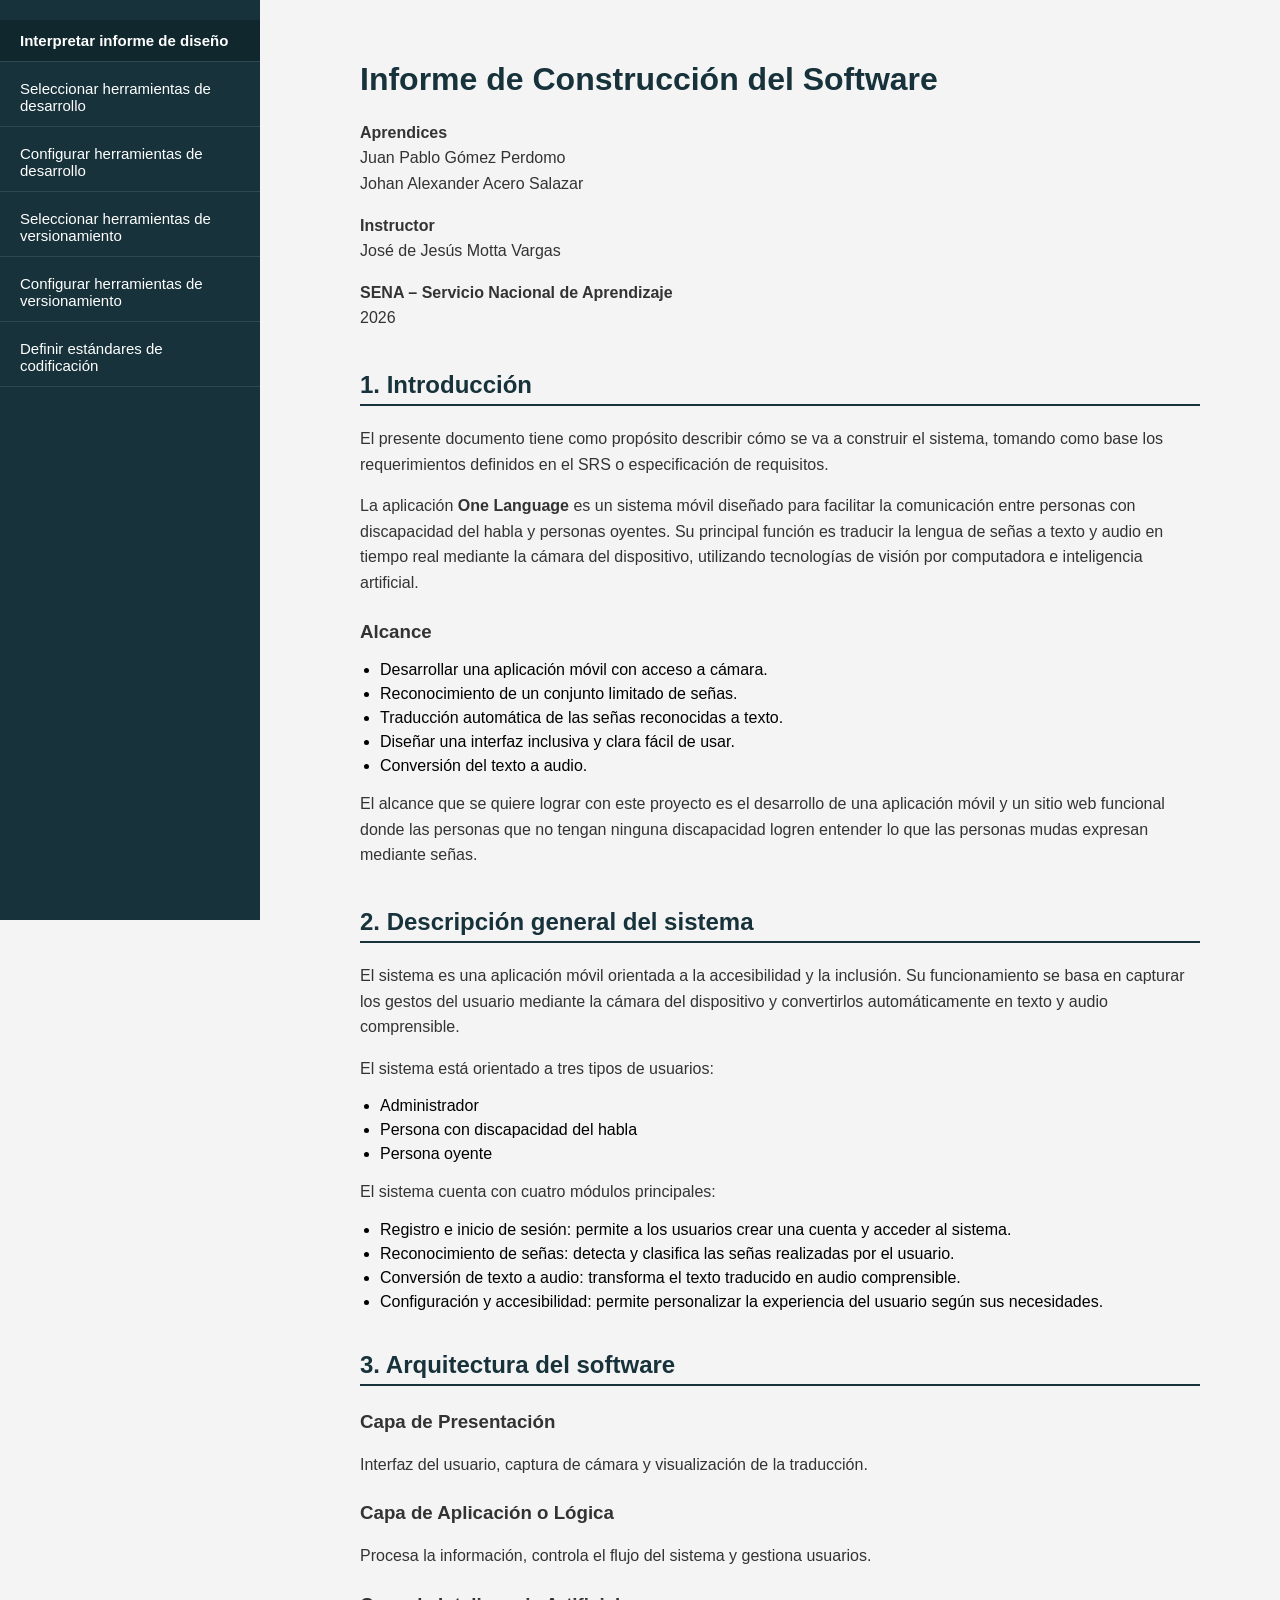
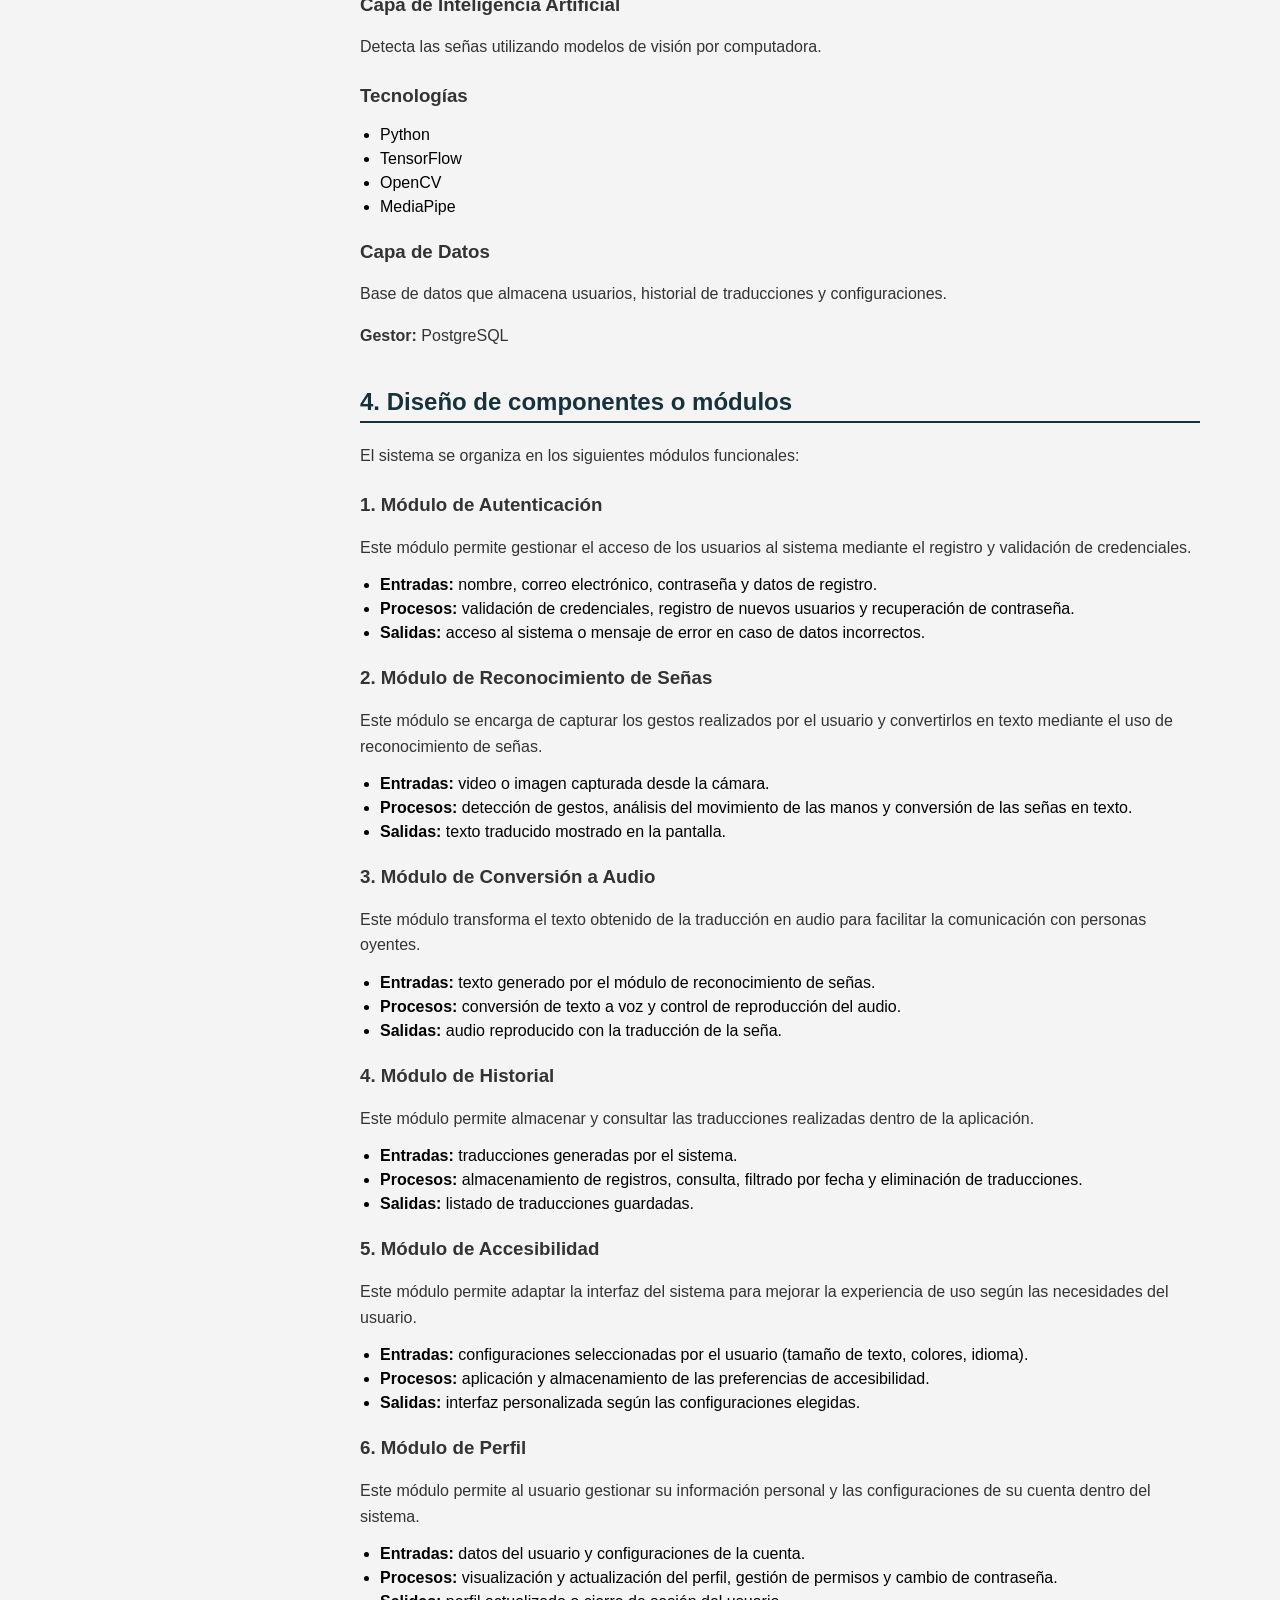
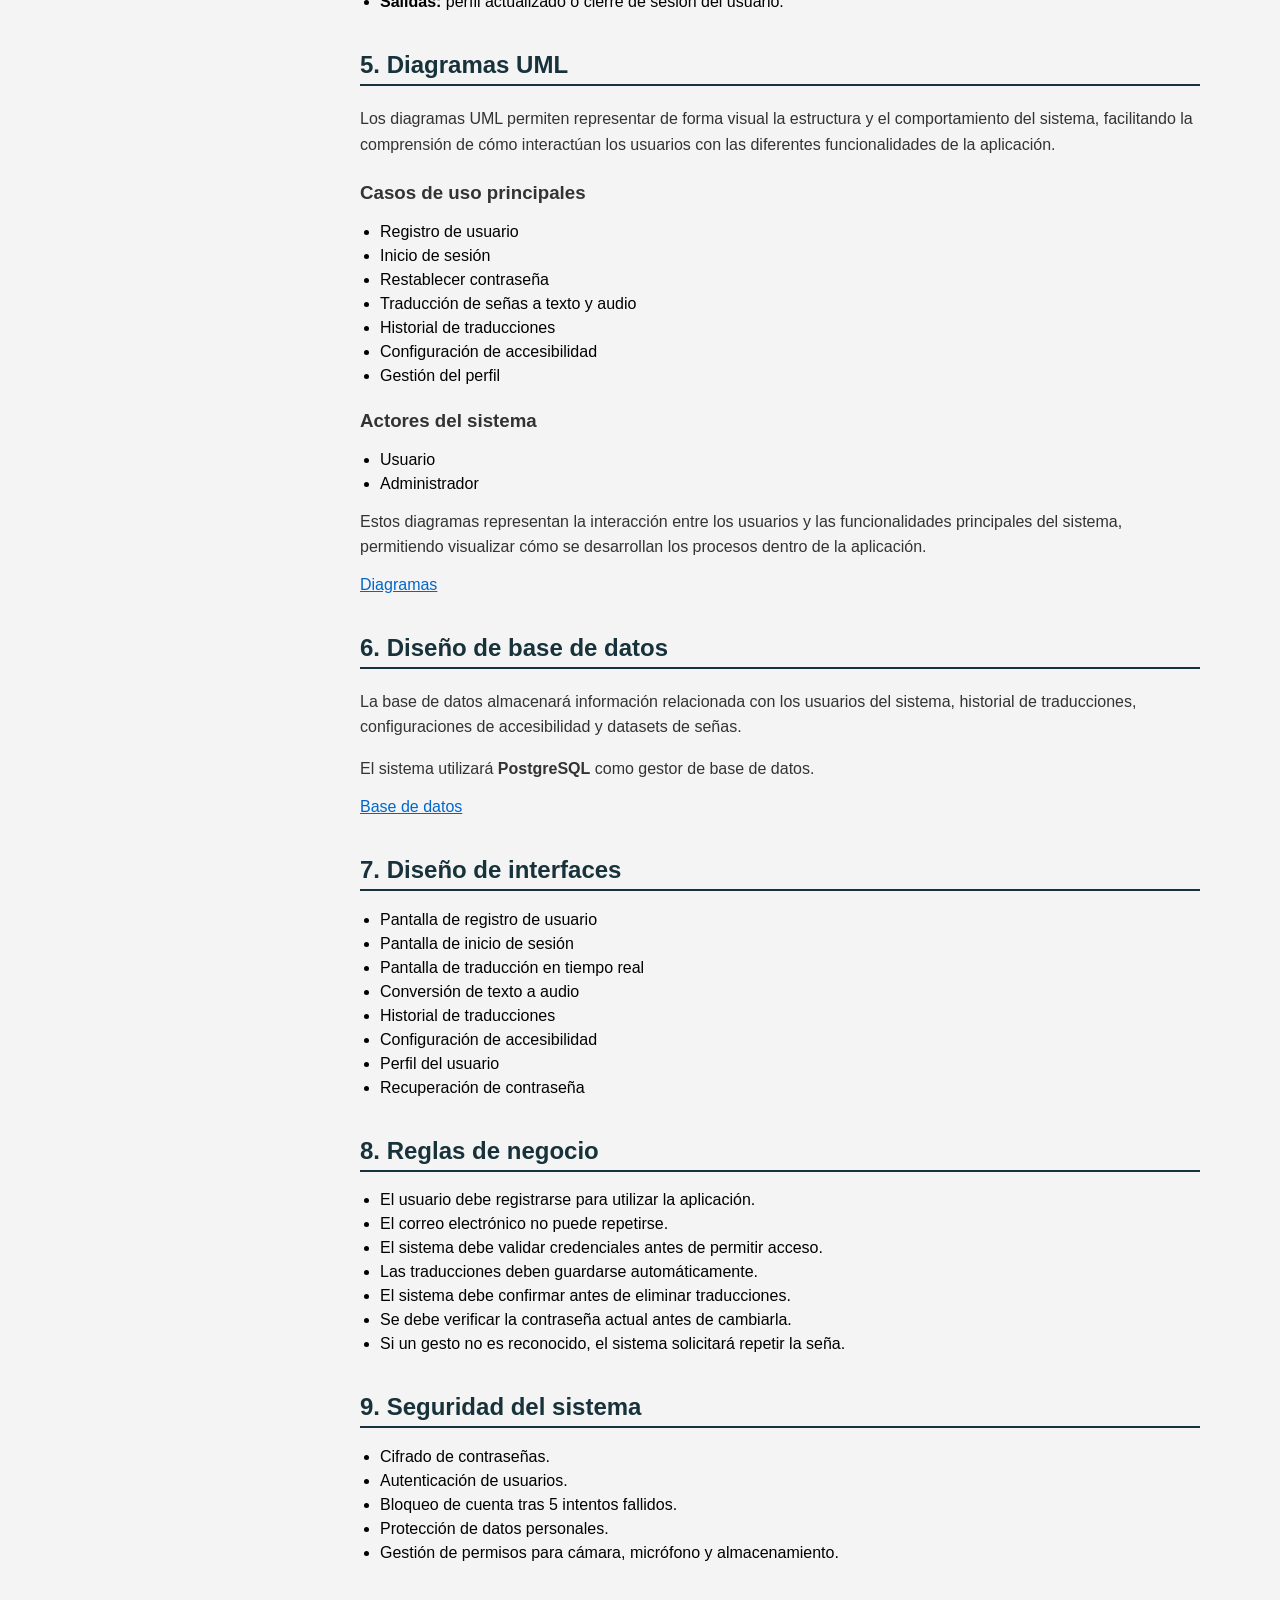
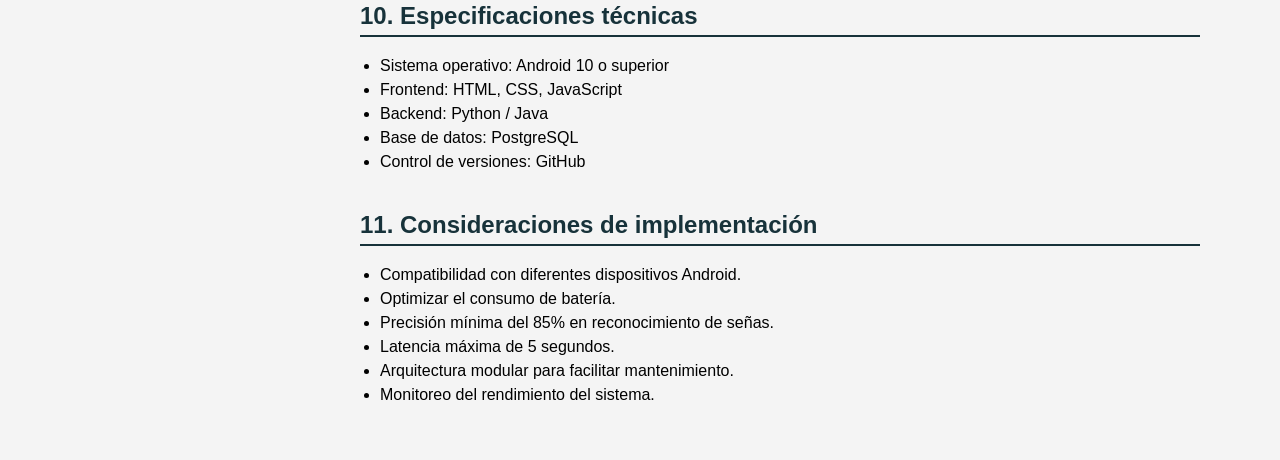
<file: index.html>
<!DOCTYPE html>
<html lang="es">

<head>
    <meta charset="UTF-8">
    <meta name="viewport" content="width=device-width, initial-scale=1.0">
    <title>Informe de Construcción - One Language</title>
    <link rel="stylesheet" href="css/style.css">
</head>

<body>

    <!-- ================= MENU LATERAL ================= -->
    <div class="menu">

        <ul>

            <li class="submenu">
                <a href="javascript:void(0)" onclick="toggleMenu()">
                    Interpretar informe de diseño
                </a>

                <ul class="sub-opciones" id="submenuInforme">
                    <li><a href="#intro">1. Introducción</a></li>
                    <li><a href="#descripcion">2. Descripción general del sistema</a></li>
                    <li><a href="#arquitectura">3. Arquitectura del software</a></li>
                    <li><a href="#modulos">4. Diseño de componentes</a></li>
                    <li><a href="#uml">5. Diagramas UML</a></li>
                    <li><a href="#bd">6. Diseño de base de datos</a></li>
                    <li><a href="#interfaces">7. Diseño de interfaces</a></li>
                    <li><a href="#reglas">8. Reglas de negocio</a></li>
                    <li><a href="#seguridad">9. Seguridad del sistema</a></li>
                    <li><a href="#tecnico">10. Especificaciones técnicas</a></li>
                    <li><a href="#implementacion">11. Consideraciones de implementación</a></li>
                </ul>
            </li>

            <li><a href="#">Seleccionar herramientas de desarrollo</a></li>
            <li><a href="#">Configurar herramientas de desarrollo</a></li>
            <li><a href="#">Seleccionar herramientas de versionamiento</a></li>
            <li><a href="#">Configurar herramientas de versionamiento</a></li>
            <li><a href="#">Definir estándares de codificación</a></li>

        </ul>

    </div>


    <!-- ================= CONTENIDO ================= -->
    <div class="Ejercicios">

        <h1>Informe de Construcción del Software</h1>

        <p>
            <b>Aprendices</b><br>
            Juan Pablo Gómez Perdomo<br>
            Johan Alexander Acero Salazar
        </p>

        <p>
            <b>Instructor</b><br>
            José de Jesús Motta Vargas
        </p>

        <p>
            <b>SENA – Servicio Nacional de Aprendizaje</b><br>
            2026
        </p>


        <!-- ================= INTRODUCCION ================= -->
        <section id="intro">

            <h2>1. Introducción</h2>

            <p>
                El presente documento tiene como propósito describir cómo se va a construir el sistema,
                tomando como base los requerimientos definidos en el SRS o especificación de requisitos.
            </p>

            <p>
                La aplicación <b>One Language</b> es un sistema móvil diseñado para facilitar la comunicación
                entre personas con discapacidad del habla y personas oyentes. Su principal función es
                traducir la lengua de señas a texto y audio en tiempo real mediante la cámara del dispositivo,
                utilizando tecnologías de visión por computadora e inteligencia artificial.
            </p>

            <h3>Alcance</h3>

            <ul>
                <li>Desarrollar una aplicación móvil con acceso a cámara.</li>
                <li>Reconocimiento de un conjunto limitado de señas.</li>
                <li>Traducción automática de las señas reconocidas a texto.</li>
                <li>Diseñar una interfaz inclusiva y clara fácil de usar.</li>
                <li>Conversión del texto a audio.</li>
            </ul>

            <p>
                El alcance que se quiere lograr con este proyecto es el desarrollo de una aplicación móvil
                y un sitio web funcional donde las personas que no tengan ninguna discapacidad logren
                entender lo que las personas mudas expresan mediante señas.
            </p>

        </section>


        <!-- ================= DESCRIPCION ================= -->
        <section id="descripcion">

            <h2>2. Descripción general del sistema</h2>

            <p>
                El sistema es una aplicación móvil orientada a la accesibilidad y la inclusión. Su funcionamiento
                se basa en capturar los gestos del usuario mediante la cámara del dispositivo y convertirlos
                automáticamente en texto y audio comprensible.
            </p>

            <p>El sistema está orientado a tres tipos de usuarios:</p>

            <ul>
                <li>Administrador</li>
                <li>Persona con discapacidad del habla</li>
                <li>Persona oyente</li>
            </ul>

            <p>El sistema cuenta con cuatro módulos principales:</p>

            <ul>
                <li>Registro e inicio de sesión: permite a los usuarios crear una cuenta y acceder al sistema.</li>
                <li>Reconocimiento de señas: detecta y clasifica las señas realizadas por el usuario.</li>
                <li>Conversión de texto a audio: transforma el texto traducido en audio comprensible.</li>
                <li>Configuración y accesibilidad: permite personalizar la experiencia del usuario según sus necesidades.</li>
            </ul>

        </section>


        <!-- ================= ARQUITECTURA ================= -->
        <section id="arquitectura">

            <h2>3. Arquitectura del software</h2>

            <h3>Capa de Presentación</h3>
            <p>Interfaz del usuario, captura de cámara y visualización de la traducción.</p>

            <h3>Capa de Aplicación o Lógica</h3>
            <p>Procesa la información, controla el flujo del sistema y gestiona usuarios.</p>

            <h3>Capa de Inteligencia Artificial</h3>
            <p>Detecta las señas utilizando modelos de visión por computadora.</p>

            <h3>Tecnologías</h3>

            <ul>
                <li>Python</li>
                <li>TensorFlow</li>
                <li>OpenCV</li>
                <li>MediaPipe</li>
            </ul>

            <h3>Capa de Datos</h3>

            <p>Base de datos que almacena usuarios, historial de traducciones y configuraciones.</p>

            <p><b>Gestor:</b> PostgreSQL</p>

        </section>


        <!-- ================= MODULOS ================= -->
        <section id="modulos">

            <h2>4. Diseño de componentes o módulos</h2>

            <p>
                El sistema se organiza en los siguientes módulos funcionales:
            </p>

            <h3>1. Módulo de Autenticación</h3>

            <p>
                Este módulo permite gestionar el acceso de los usuarios al sistema mediante el registro
                y validación de credenciales.
            </p>

            <ul>
                <li><b>Entradas:</b> nombre, correo electrónico, contraseña y datos de registro.</li>
                <li><b>Procesos:</b> validación de credenciales, registro de nuevos usuarios y recuperación de contraseña.</li>
                <li><b>Salidas:</b> acceso al sistema o mensaje de error en caso de datos incorrectos.</li>
            </ul>


            <h3>2. Módulo de Reconocimiento de Señas</h3>

            <p>
                Este módulo se encarga de capturar los gestos realizados por el usuario y convertirlos
                en texto mediante el uso de reconocimiento de señas.
            </p>

            <ul>
                <li><b>Entradas:</b> video o imagen capturada desde la cámara.</li>
                <li><b>Procesos:</b> detección de gestos, análisis del movimiento de las manos y conversión de las señas en texto.</li>
                <li><b>Salidas:</b> texto traducido mostrado en la pantalla.</li>
            </ul>


            <h3>3. Módulo de Conversión a Audio</h3>

            <p>
                Este módulo transforma el texto obtenido de la traducción en audio para facilitar
                la comunicación con personas oyentes.
            </p>

            <ul>
                <li><b>Entradas:</b> texto generado por el módulo de reconocimiento de señas.</li>
                <li><b>Procesos:</b> conversión de texto a voz y control de reproducción del audio.</li>
                <li><b>Salidas:</b> audio reproducido con la traducción de la seña.</li>
            </ul>


            <h3>4. Módulo de Historial</h3>

            <p>
                Este módulo permite almacenar y consultar las traducciones realizadas dentro de la aplicación.
            </p>

            <ul>
                <li><b>Entradas:</b> traducciones generadas por el sistema.</li>
                <li><b>Procesos:</b> almacenamiento de registros, consulta, filtrado por fecha y eliminación de traducciones.</li>
                <li><b>Salidas:</b> listado de traducciones guardadas.</li>
            </ul>


            <h3>5. Módulo de Accesibilidad</h3>

            <p>
                Este módulo permite adaptar la interfaz del sistema para mejorar la experiencia
                de uso según las necesidades del usuario.
            </p>

            <ul>
                <li><b>Entradas:</b> configuraciones seleccionadas por el usuario (tamaño de texto, colores, idioma).</li>
                <li><b>Procesos:</b> aplicación y almacenamiento de las preferencias de accesibilidad.</li>
                <li><b>Salidas:</b> interfaz personalizada según las configuraciones elegidas.</li>
            </ul>


            <h3>6. Módulo de Perfil</h3>

            <p>
                Este módulo permite al usuario gestionar su información personal y las configuraciones
                de su cuenta dentro del sistema.
            </p>

            <ul>
                <li><b>Entradas:</b> datos del usuario y configuraciones de la cuenta.</li>
                <li><b>Procesos:</b> visualización y actualización del perfil, gestión de permisos y cambio de contraseña.</li>
                <li><b>Salidas:</b> perfil actualizado o cierre de sesión del usuario.</li>
            </ul>

        </section>


        <!-- ================= UML ================= -->
        <section id="uml">

            <h2>5. Diagramas UML</h2>

            <p>
                Los diagramas UML permiten representar de forma visual la estructura y el comportamiento
                del sistema, facilitando la comprensión de cómo interactúan los usuarios con las
                diferentes funcionalidades de la aplicación.
            </p>

            <h3>Casos de uso principales</h3>

            <ul>
                <li>Registro de usuario</li>
                <li>Inicio de sesión</li>
                <li>Restablecer contraseña</li>
                <li>Traducción de señas a texto y audio</li>
                <li>Historial de traducciones</li>
                <li>Configuración de accesibilidad</li>
                <li>Gestión del perfil</li>
            </ul>

            <h3>Actores del sistema</h3>

            <ul>
                <li>Usuario</li>
                <li>Administrador</li>
            </ul>

            <p>
                Estos diagramas representan la interacción entre los usuarios y las funcionalidades
                principales del sistema, permitiendo visualizar cómo se desarrollan los procesos
                dentro de la aplicación.
            </p>

            <a href="https://drive.google.com/drive/folders/1-xDeF_NmRjYOZ3kRgk5PBKlTj5d1lFUG">
                Diagramas
            </a>

        </section>


        <!-- ================= BASE DE DATOS ================= -->
        <section id="bd">

            <h2>6. Diseño de base de datos</h2>

            <p>
                La base de datos almacenará información relacionada con los usuarios del sistema,
                historial de traducciones, configuraciones de accesibilidad y datasets de señas.
            </p>

            <p>
                El sistema utilizará <b>PostgreSQL</b> como gestor de base de datos.
            </p>

            <a href="https://drive.google.com/drive/folders/1uEPT5G5TPeYUHNBDupxZueplmrMEpDqd">
                Base de datos
            </a>

        </section>


        <!-- ================= INTERFACES ================= -->
        <section id="interfaces">

            <h2>7. Diseño de interfaces</h2>

            <ul>
                <li>Pantalla de registro de usuario</li>
                <li>Pantalla de inicio de sesión</li>
                <li>Pantalla de traducción en tiempo real</li>
                <li>Conversión de texto a audio</li>
                <li>Historial de traducciones</li>
                <li>Configuración de accesibilidad</li>
                <li>Perfil del usuario</li>
                <li>Recuperación de contraseña</li>
            </ul>

        </section>


        <!-- ================= REGLAS ================= -->
        <section id="reglas">

            <h2>8. Reglas de negocio</h2>

            <ul>
                <li>El usuario debe registrarse para utilizar la aplicación.</li>
                <li>El correo electrónico no puede repetirse.</li>
                <li>El sistema debe validar credenciales antes de permitir acceso.</li>
                <li>Las traducciones deben guardarse automáticamente.</li>
                <li>El sistema debe confirmar antes de eliminar traducciones.</li>
                <li>Se debe verificar la contraseña actual antes de cambiarla.</li>
                <li>Si un gesto no es reconocido, el sistema solicitará repetir la seña.</li>
            </ul>

        </section>


        <!-- ================= SEGURIDAD ================= -->
        <section id="seguridad">

            <h2>9. Seguridad del sistema</h2>

            <ul>
                <li>Cifrado de contraseñas.</li>
                <li>Autenticación de usuarios.</li>
                <li>Bloqueo de cuenta tras 5 intentos fallidos.</li>
                <li>Protección de datos personales.</li>
                <li>Gestión de permisos para cámara, micrófono y almacenamiento.</li>
            </ul>

        </section>


        <!-- ================= ESPECIFICACIONES ================= -->
        <section id="tecnico">

            <h2>10. Especificaciones técnicas</h2>

            <ul>
                <li>Sistema operativo: Android 10 o superior</li>
                <li>Frontend: HTML, CSS, JavaScript</li>
                <li>Backend: Python / Java</li>
                <li>Base de datos: PostgreSQL</li>
                <li>Control de versiones: GitHub</li>
            </ul>

        </section>


        <!-- ================= IMPLEMENTACION ================= -->
        <section id="implementacion">

            <h2>11. Consideraciones de implementación</h2>

            <ul>
                <li>Compatibilidad con diferentes dispositivos Android.</li>
                <li>Optimizar el consumo de batería.</li>
                <li>Precisión mínima del 85% en reconocimiento de señas.</li>
                <li>Latencia máxima de 5 segundos.</li>
                <li>Arquitectura modular para facilitar mantenimiento.</li>
                <li>Monitoreo del rendimiento del sistema.</li>
            </ul>

        </section>

    </div>


    <!-- ================= SCRIPT ================= -->
    <script>

        function toggleMenu() {

            let submenu = document.getElementById("submenuInforme");

            if (submenu.style.display === "block") {
                submenu.style.display = "none";
            } else {
                submenu.style.display = "block";
            }

        }

    </script>

</body>

</html>
</file>
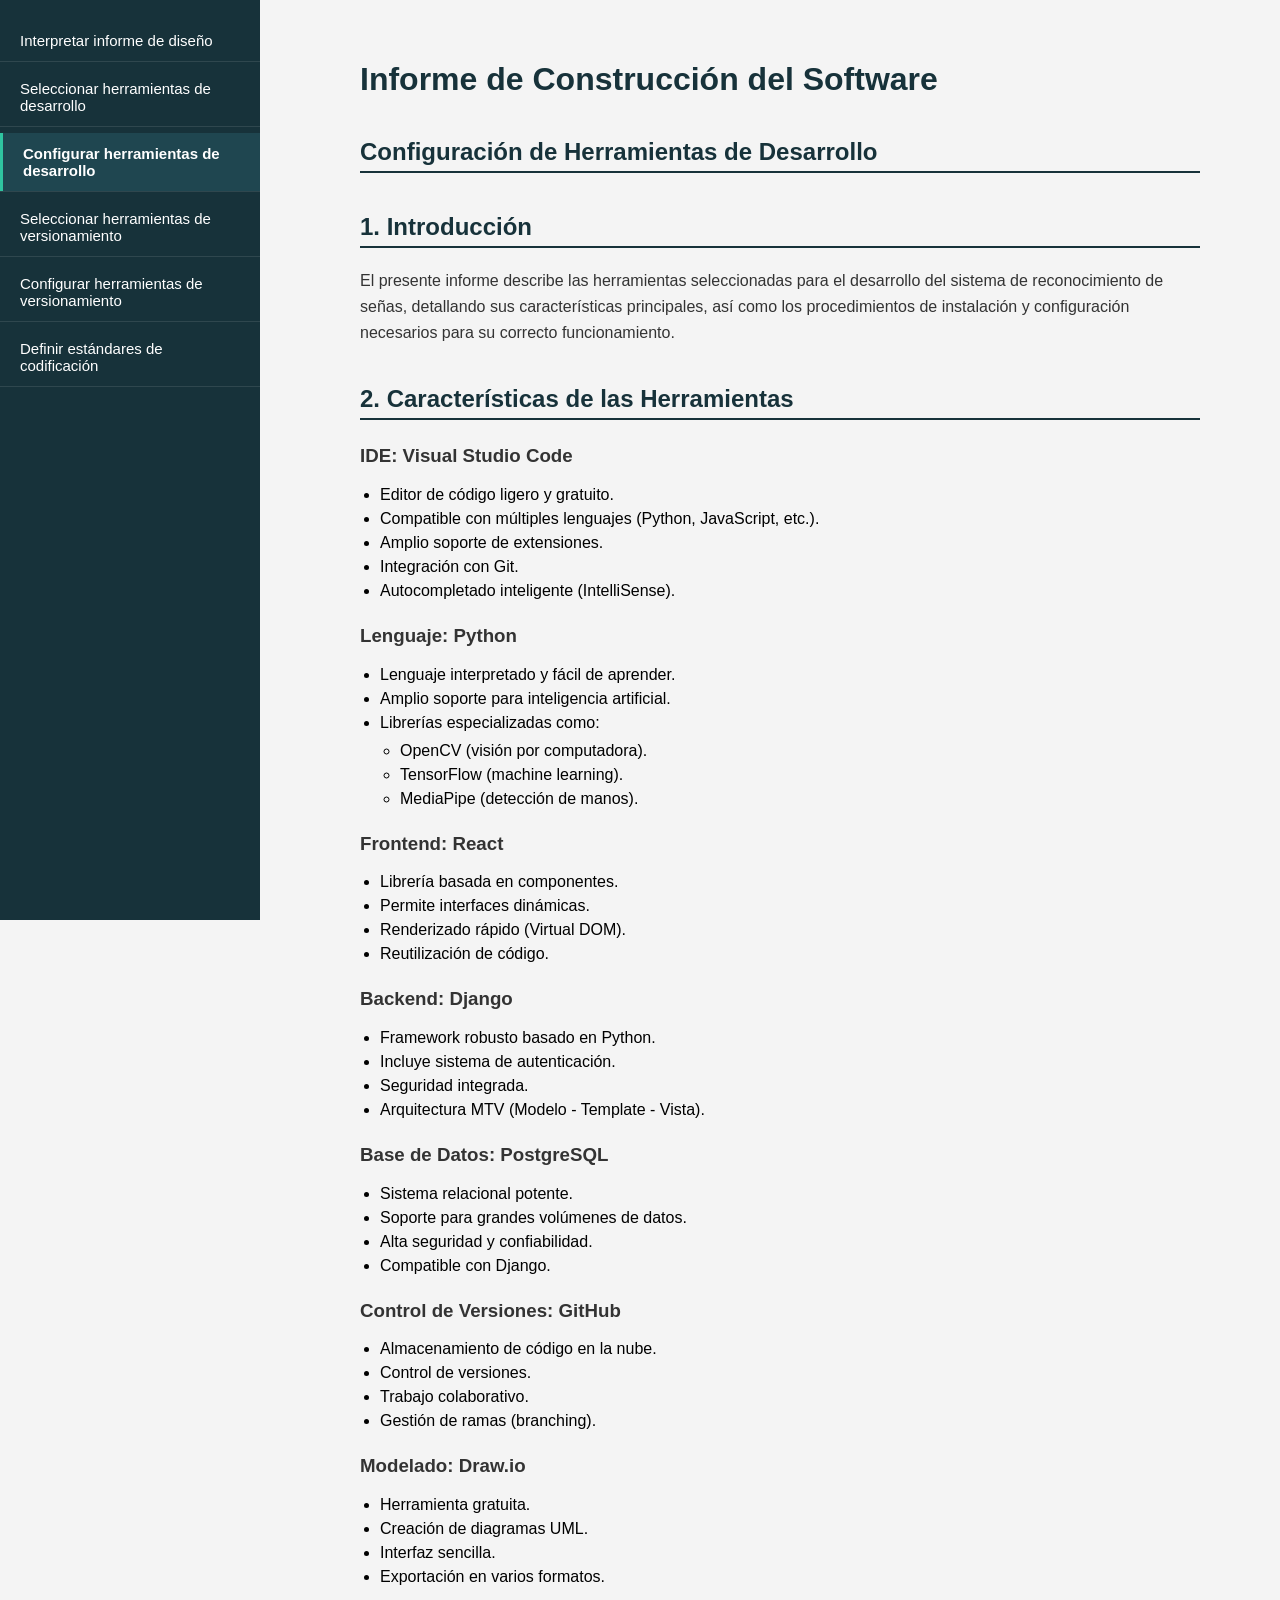
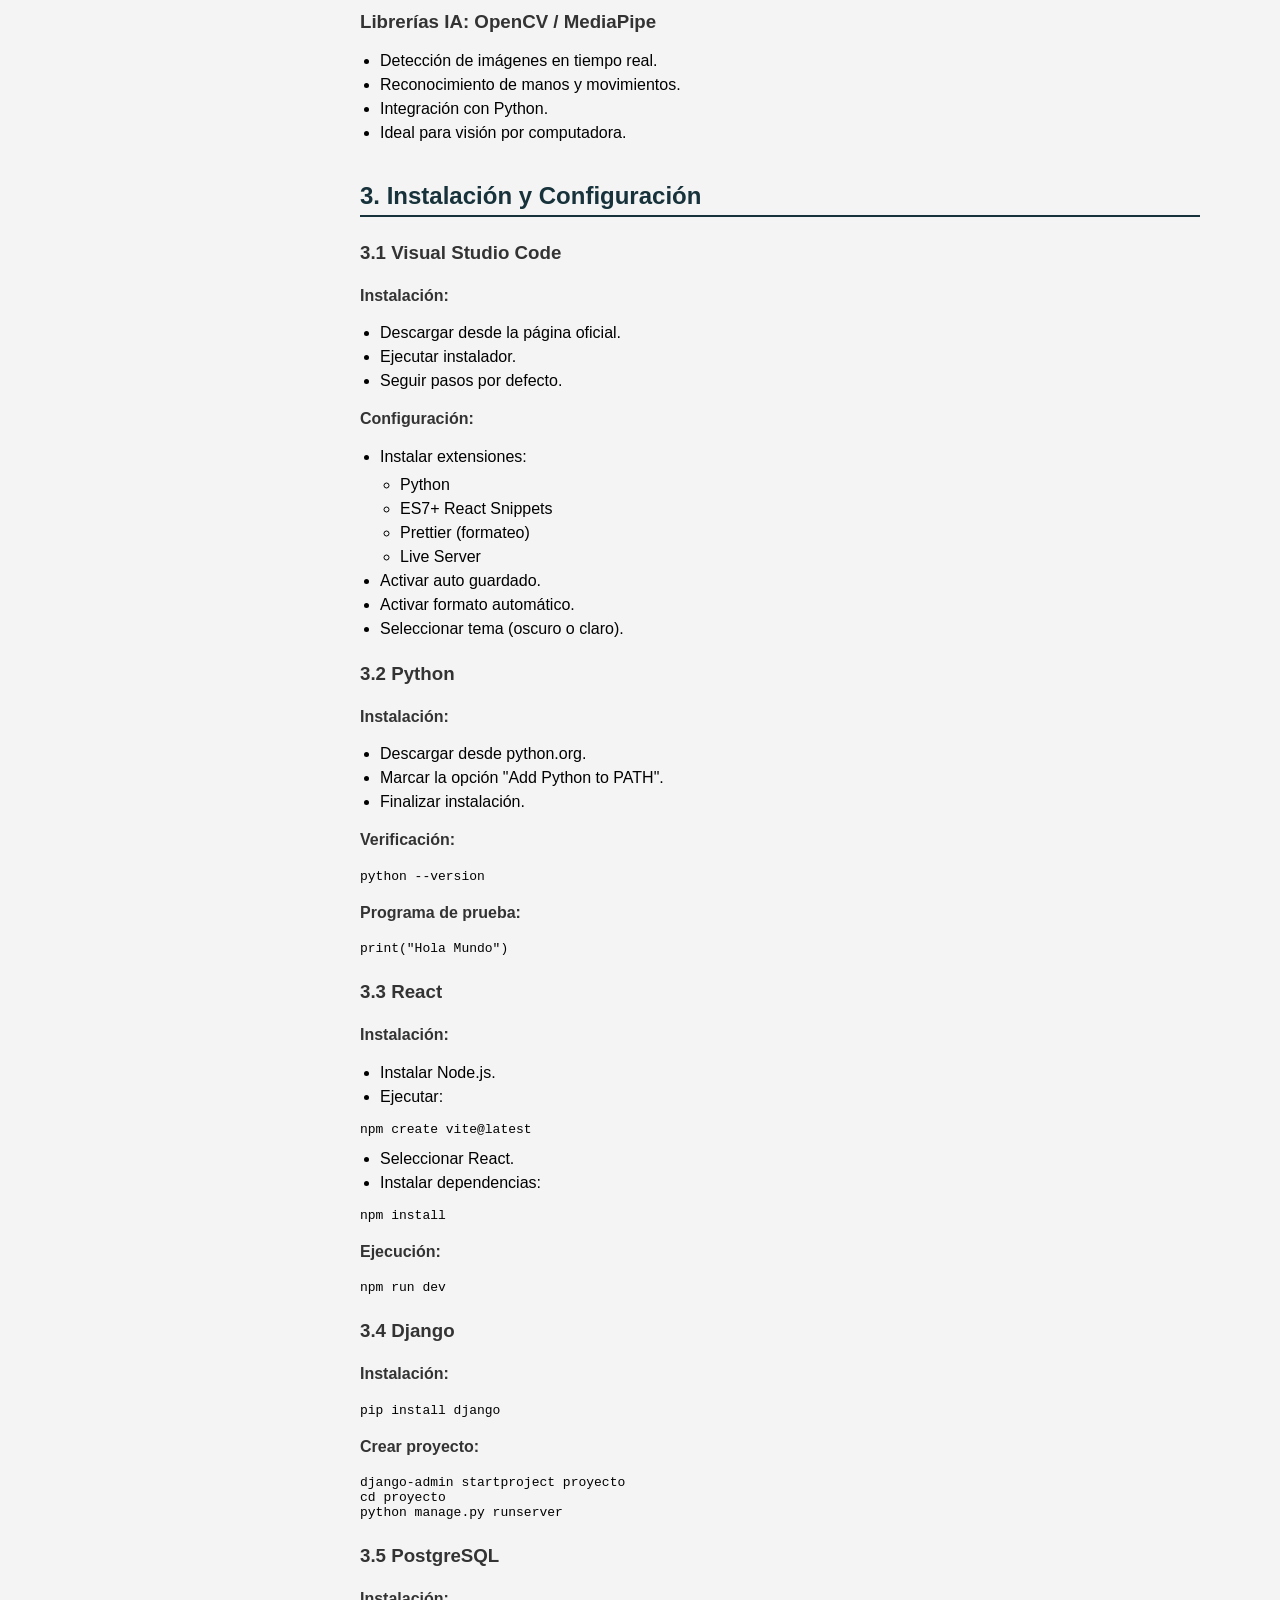
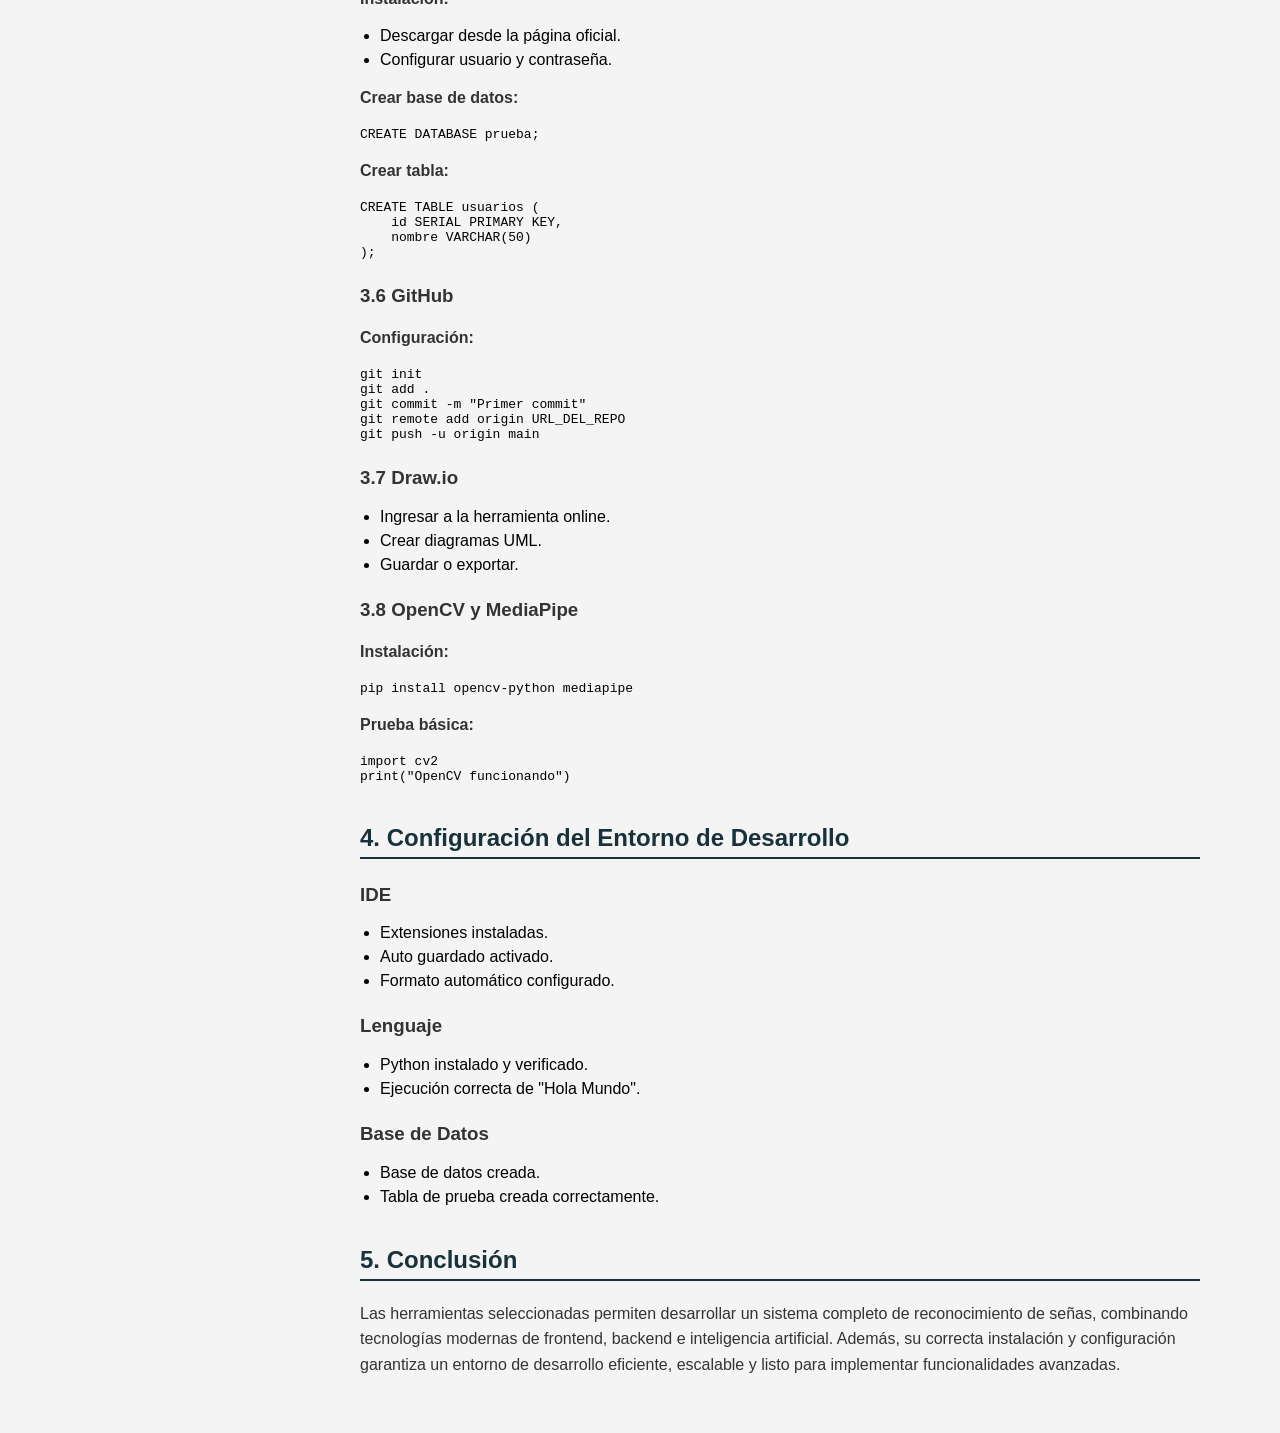
<file: Configurar_herramientas.html>
<!DOCTYPE html>
<html lang="es">
 
<head>
    <meta charset="UTF-8">
    <meta name="viewport" content="width=device-width, initial-scale=1.0">
    <title>Configurar Herramientas de Desarrollo - One Language</title>
    <link rel="stylesheet" href="css/style.css">
</head>
 
<body>
 
    <!-- ================= MENU LATERAL ================= -->
    <div class="menu">
    <ul>
        <li><a href="Construccion_software.html">Interpretar informe de diseño</a></li>
        <li><a href="Herramientas_desarrollo.html">Seleccionar herramientas de desarrollo</a></li>
        <li><a href="Configurar_herramientas.html" class="activo">Configurar herramientas de desarrollo</a></li>
        <li><a href="#">Seleccionar herramientas de versionamiento</a></li>
        <li><a href="#">Configurar herramientas de versionamiento</a></li>
        <li><a href="#">Definir estándares de codificación</a></li>
    </ul>
</div>
 
 
    <!-- ================= CONTENIDO ================= -->
    <div class="Ejercicios">
 
        <h1>Informe de Construcción del Software</h1>
 
        <h2>Configuración de Herramientas de Desarrollo</h2>
 
 
        <!-- ================= INTRODUCCION ================= -->
        <section id="intro">
 
            <h2>1. Introducción</h2>
 
            <p>
                El presente informe describe las herramientas seleccionadas para el desarrollo del sistema
                de reconocimiento de señas, detallando sus características principales, así como los
                procedimientos de instalación y configuración necesarios para su correcto funcionamiento.
            </p>
 
        </section>
 
 
        <!-- ================= CARACTERISTICAS ================= -->
        <section id="caracteristicas">
 
            <h2>2. Características de las Herramientas</h2>
 
            <h3>IDE: Visual Studio Code</h3>
            <ul>
                <li>Editor de código ligero y gratuito.</li>
                <li>Compatible con múltiples lenguajes (Python, JavaScript, etc.).</li>
                <li>Amplio soporte de extensiones.</li>
                <li>Integración con Git.</li>
                <li>Autocompletado inteligente (IntelliSense).</li>
            </ul>
 
            <h3>Lenguaje: Python</h3>
            <ul>
                <li>Lenguaje interpretado y fácil de aprender.</li>
                <li>Amplio soporte para inteligencia artificial.</li>
                <li>Librerías especializadas como:
                    <ul>
                        <li>OpenCV (visión por computadora).</li>
                        <li>TensorFlow (machine learning).</li>
                        <li>MediaPipe (detección de manos).</li>
                    </ul>
                </li>
            </ul>
 
            <h3>Frontend: React</h3>
            <ul>
                <li>Librería basada en componentes.</li>
                <li>Permite interfaces dinámicas.</li>
                <li>Renderizado rápido (Virtual DOM).</li>
                <li>Reutilización de código.</li>
            </ul>
 
            <h3>Backend: Django</h3>
            <ul>
                <li>Framework robusto basado en Python.</li>
                <li>Incluye sistema de autenticación.</li>
                <li>Seguridad integrada.</li>
                <li>Arquitectura MTV (Modelo - Template - Vista).</li>
            </ul>
 
            <h3>Base de Datos: PostgreSQL</h3>
            <ul>
                <li>Sistema relacional potente.</li>
                <li>Soporte para grandes volúmenes de datos.</li>
                <li>Alta seguridad y confiabilidad.</li>
                <li>Compatible con Django.</li>
            </ul>
 
            <h3>Control de Versiones: GitHub</h3>
            <ul>
                <li>Almacenamiento de código en la nube.</li>
                <li>Control de versiones.</li>
                <li>Trabajo colaborativo.</li>
                <li>Gestión de ramas (branching).</li>
            </ul>
 
            <h3>Modelado: Draw.io</h3>
            <ul>
                <li>Herramienta gratuita.</li>
                <li>Creación de diagramas UML.</li>
                <li>Interfaz sencilla.</li>
                <li>Exportación en varios formatos.</li>
            </ul>
 
            <h3>Librerías IA: OpenCV / MediaPipe</h3>
            <ul>
                <li>Detección de imágenes en tiempo real.</li>
                <li>Reconocimiento de manos y movimientos.</li>
                <li>Integración con Python.</li>
                <li>Ideal para visión por computadora.</li>
            </ul>
 
        </section>
 
 
        <!-- ================= INSTALACION ================= -->
        <section id="instalacion">
 
            <h2>3. Instalación y Configuración</h2>
 
            <h3>3.1 Visual Studio Code</h3>
 
            <p><b>Instalación:</b></p>
            <ul>
                <li>Descargar desde la página oficial.</li>
                <li>Ejecutar instalador.</li>
                <li>Seguir pasos por defecto.</li>
            </ul>
 
            <p><b>Configuración:</b></p>
            <ul>
                <li>Instalar extensiones:
                    <ul>
                        <li>Python</li>
                        <li>ES7+ React Snippets</li>
                        <li>Prettier (formateo)</li>
                        <li>Live Server</li>
                    </ul>
                </li>
                <li>Activar auto guardado.</li>
                <li>Activar formato automático.</li>
                <li>Seleccionar tema (oscuro o claro).</li>
            </ul>
 
            <h3>3.2 Python</h3>
 
            <p><b>Instalación:</b></p>
            <ul>
                <li>Descargar desde python.org.</li>
                <li>Marcar la opción "Add Python to PATH".</li>
                <li>Finalizar instalación.</li>
            </ul>
 
            <p><b>Verificación:</b></p>
            <pre><code>python --version</code></pre>
 
            <p><b>Programa de prueba:</b></p>
            <pre><code>print("Hola Mundo")</code></pre>
 
            <h3>3.3 React</h3>
 
            <p><b>Instalación:</b></p>
            <ul>
                <li>Instalar Node.js.</li>
                <li>Ejecutar:</li>
            </ul>
            <pre><code>npm create vite@latest</code></pre>
            <ul>
                <li>Seleccionar React.</li>
                <li>Instalar dependencias:</li>
            </ul>
            <pre><code>npm install</code></pre>
 
            <p><b>Ejecución:</b></p>
            <pre><code>npm run dev</code></pre>
 
            <h3>3.4 Django</h3>
 
            <p><b>Instalación:</b></p>
            <pre><code>pip install django</code></pre>
 
            <p><b>Crear proyecto:</b></p>
            <pre><code>django-admin startproject proyecto
cd proyecto
python manage.py runserver</code></pre>
 
            <h3>3.5 PostgreSQL</h3>
 
            <p><b>Instalación:</b></p>
            <ul>
                <li>Descargar desde la página oficial.</li>
                <li>Configurar usuario y contraseña.</li>
            </ul>
 
            <p><b>Crear base de datos:</b></p>
            <pre><code>CREATE DATABASE prueba;</code></pre>
 
            <p><b>Crear tabla:</b></p>
            <pre><code>CREATE TABLE usuarios (
    id SERIAL PRIMARY KEY,
    nombre VARCHAR(50)
);</code></pre>
 
            <h3>3.6 GitHub</h3>
 
            <p><b>Configuración:</b></p>
            <pre><code>git init
git add .
git commit -m "Primer commit"
git remote add origin URL_DEL_REPO
git push -u origin main</code></pre>
 
            <h3>3.7 Draw.io</h3>
 
            <ul>
                <li>Ingresar a la herramienta online.</li>
                <li>Crear diagramas UML.</li>
                <li>Guardar o exportar.</li>
            </ul>
 
            <h3>3.8 OpenCV y MediaPipe</h3>
 
            <p><b>Instalación:</b></p>
            <pre><code>pip install opencv-python mediapipe</code></pre>
 
            <p><b>Prueba básica:</b></p>
            <pre><code>import cv2
print("OpenCV funcionando")</code></pre>
 
        </section>
 
 
        <!-- ================= CONFIGURACION ENTORNO ================= -->
        <section id="entorno">
 
            <h2>4. Configuración del Entorno de Desarrollo</h2>
 
            <h3>IDE</h3>
            <ul>
                <li>Extensiones instaladas.</li>
                <li>Auto guardado activado.</li>
                <li>Formato automático configurado.</li>
            </ul>
 
            <h3>Lenguaje</h3>
            <ul>
                <li>Python instalado y verificado.</li>
                <li>Ejecución correcta de "Hola Mundo".</li>
            </ul>
 
            <h3>Base de Datos</h3>
            <ul>
                <li>Base de datos creada.</li>
                <li>Tabla de prueba creada correctamente.</li>
            </ul>
 
        </section>
 
 
        <!-- ================= CONCLUSION ================= -->
        <section id="conclusion">
 
            <h2>5. Conclusión</h2>
 
            <p>
                Las herramientas seleccionadas permiten desarrollar un sistema completo de reconocimiento
                de señas, combinando tecnologías modernas de frontend, backend e inteligencia artificial.
                Además, su correcta instalación y configuración garantiza un entorno de desarrollo eficiente,
                escalable y listo para implementar funcionalidades avanzadas.
            </p>
 
        </section>
 
    </div>
 
 
    <!-- ================= SCRIPT ================= -->
    <script>
 
        function toggleMenu() {
 
            let submenu = document.getElementById("submenuInforme");
 
            if (submenu.style.display === "block") {
                submenu.style.display = "none";
            } else {
                submenu.style.display = "block";
            }
 
        }
 
    </script>
 
</body>
 
</html>
</file>
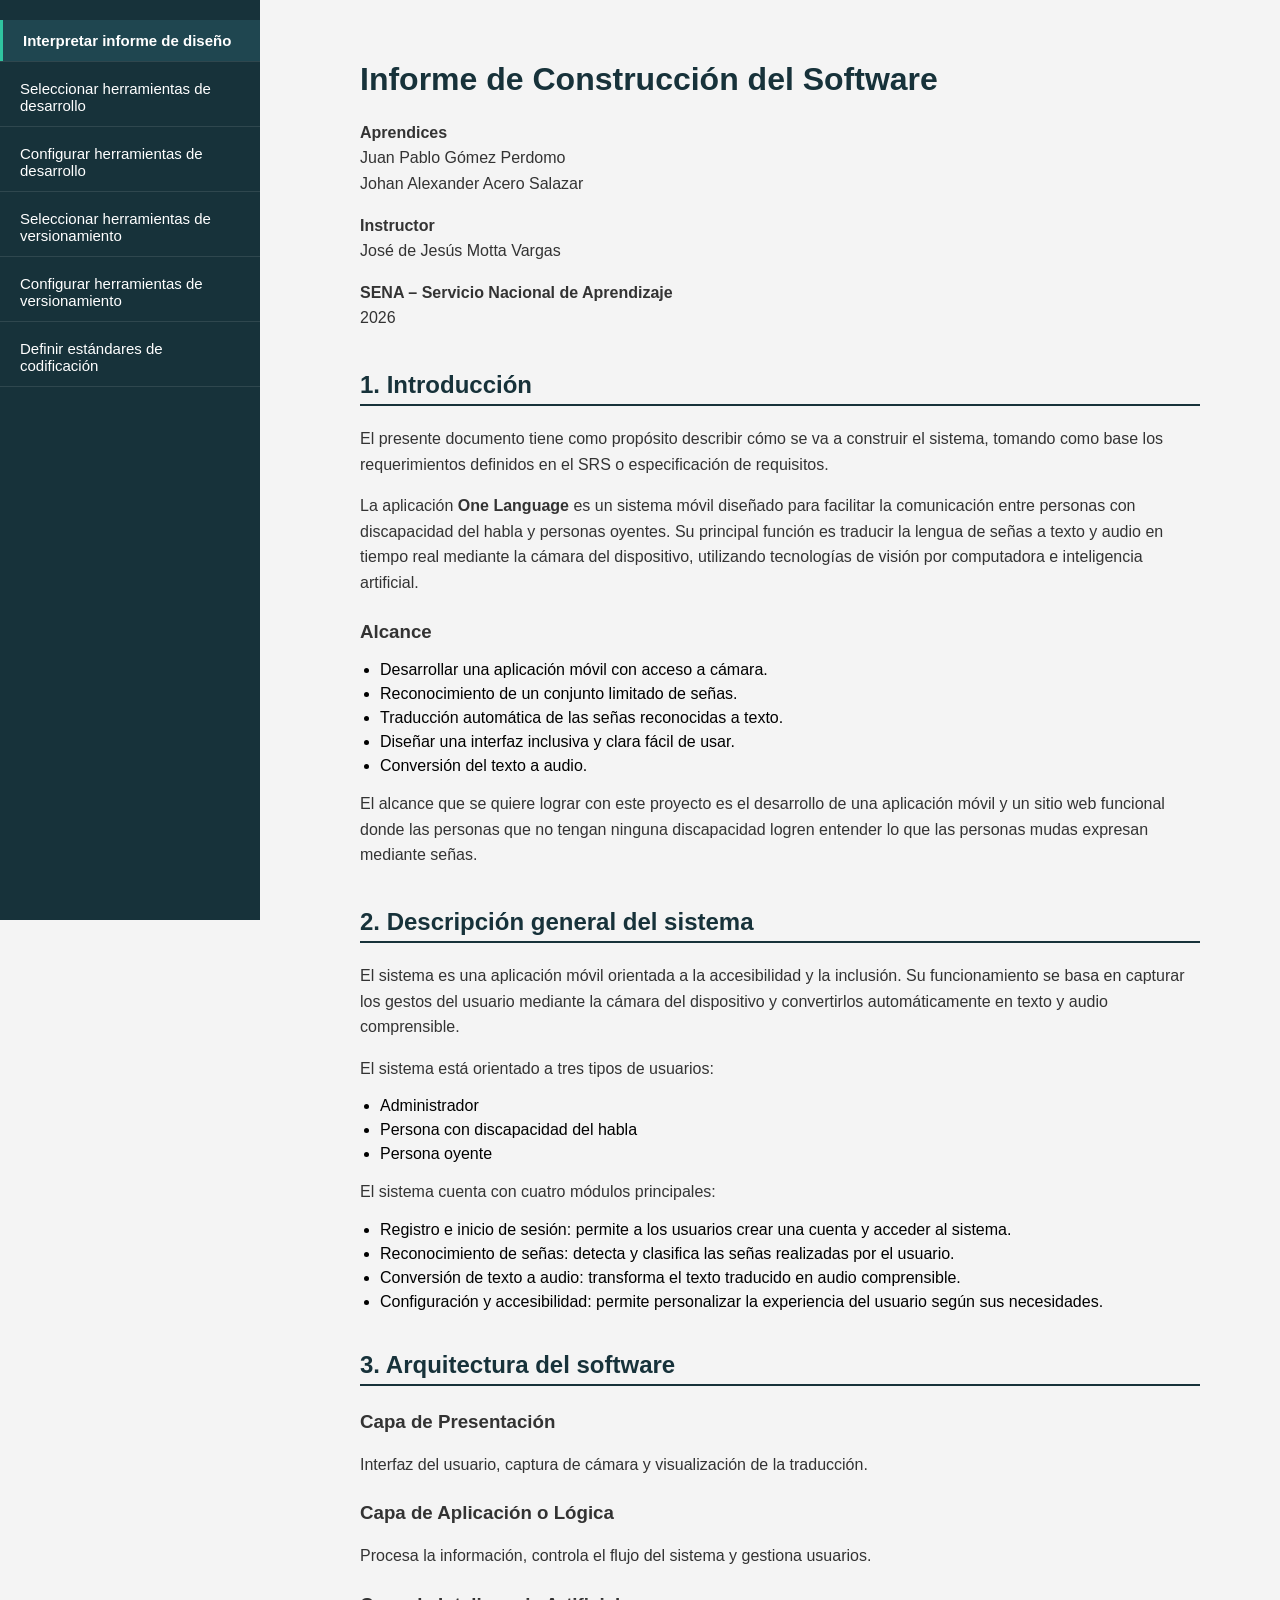
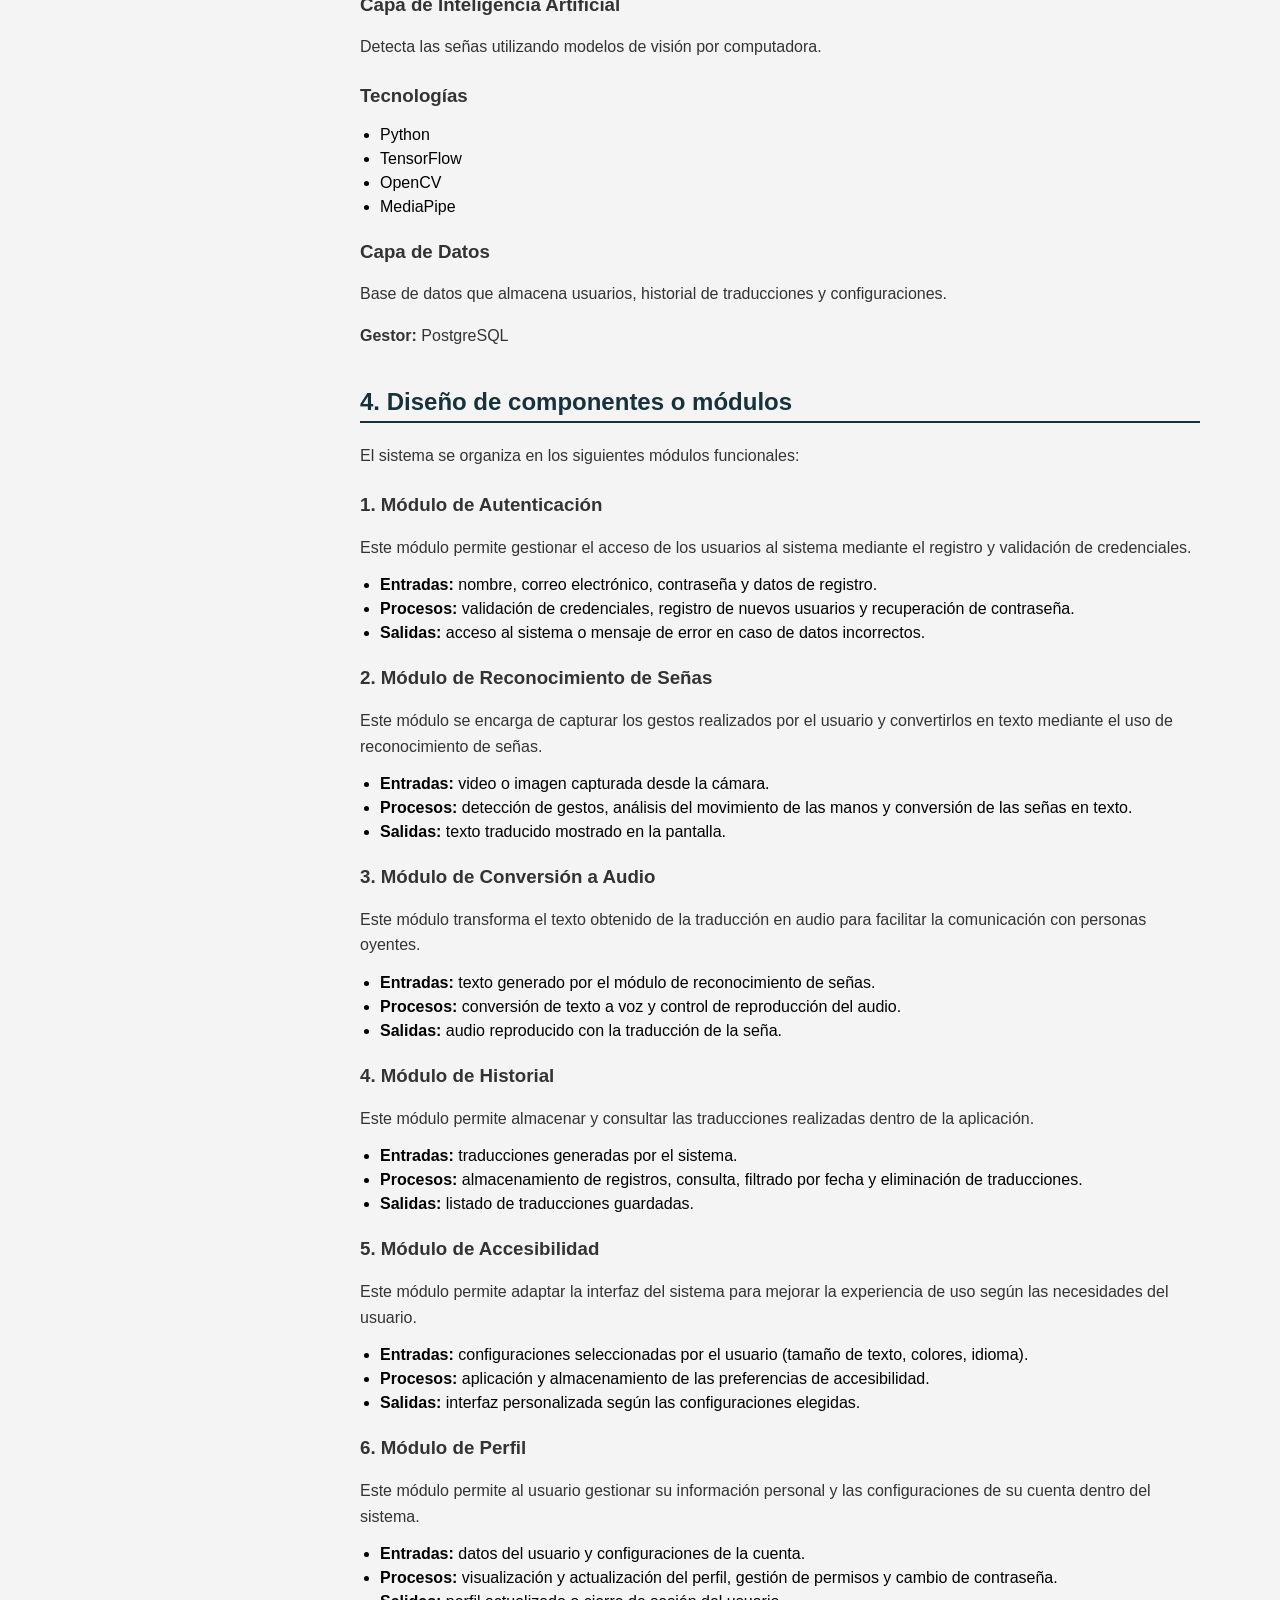
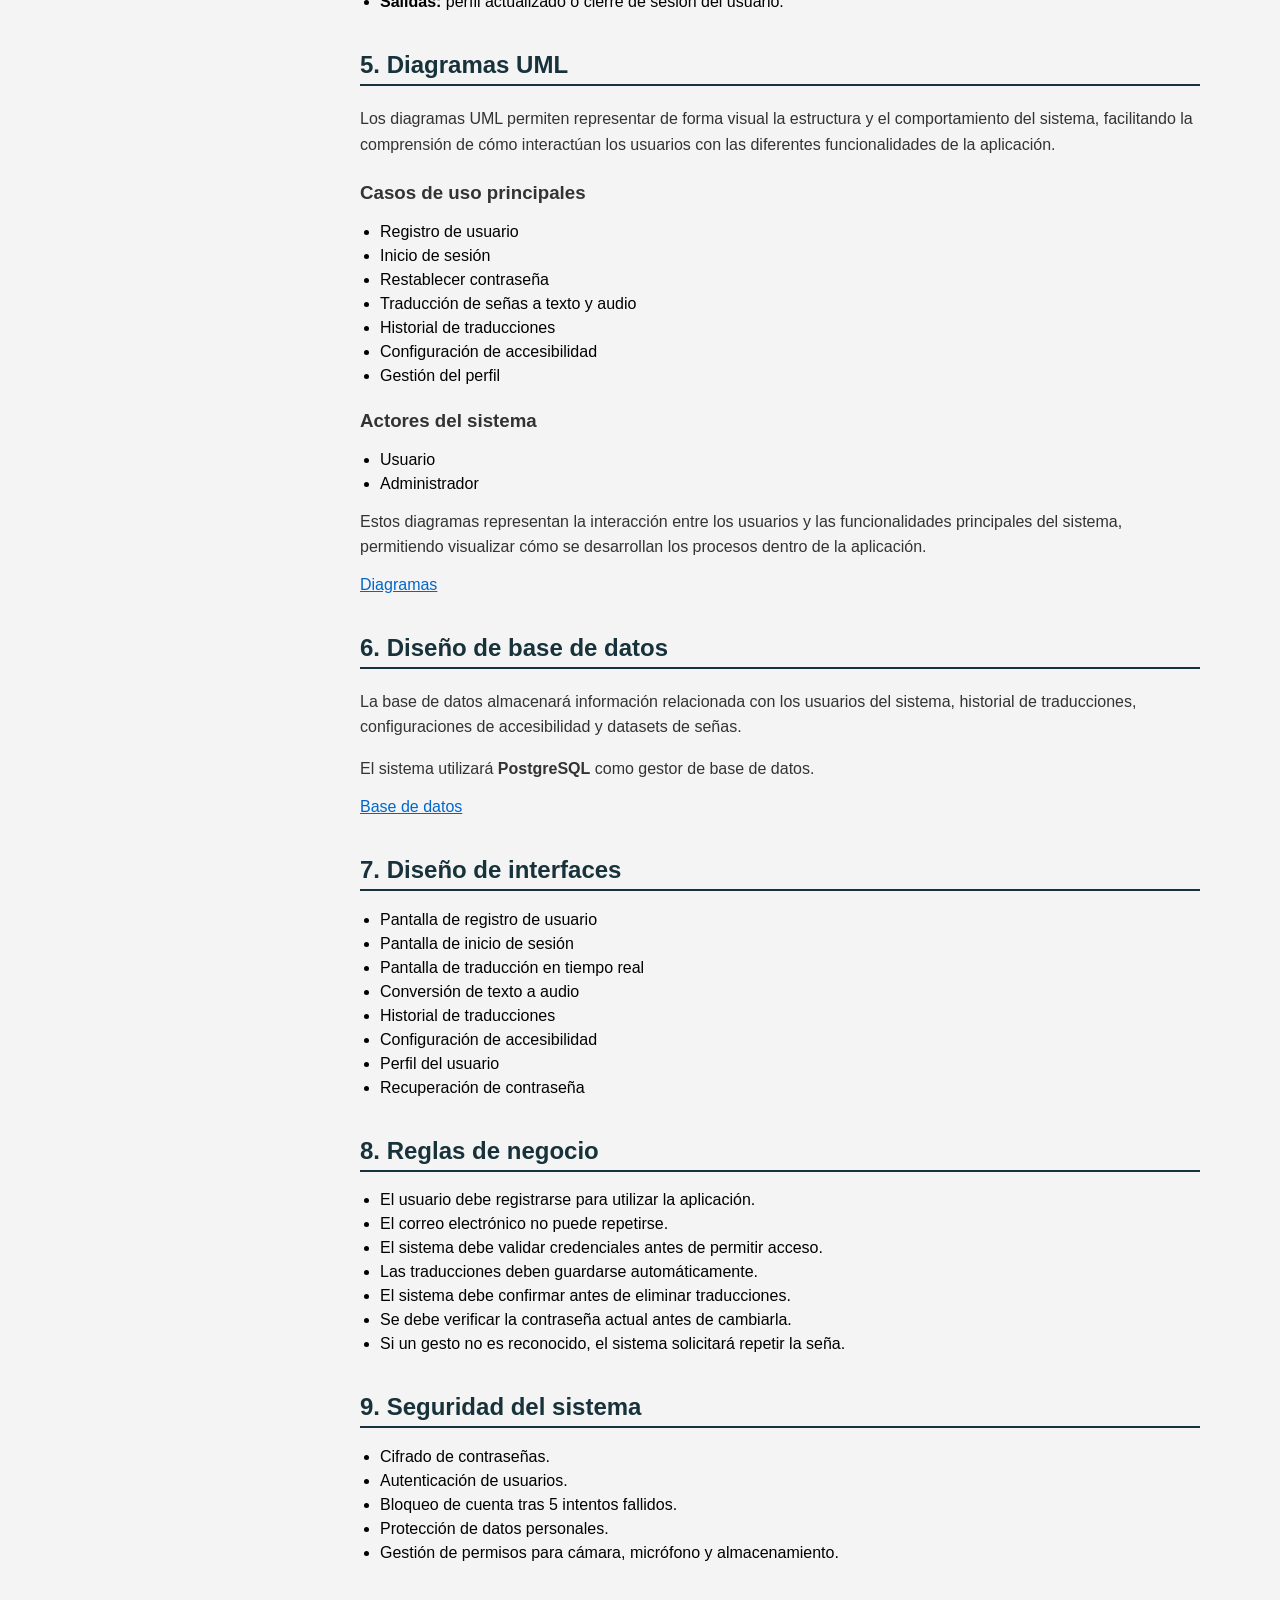
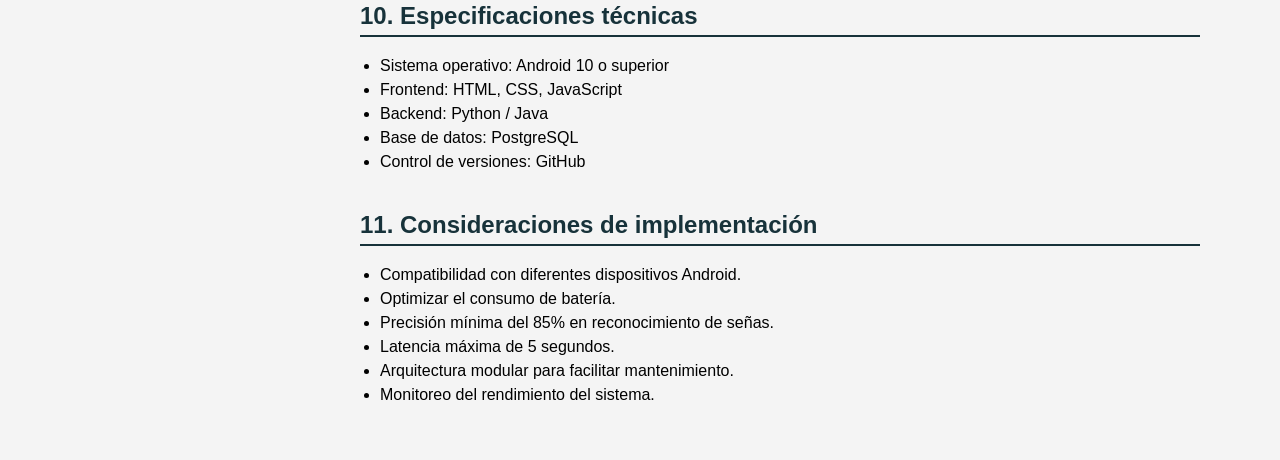
<file: Construccion_software.html>
<!DOCTYPE html>
<html lang="es">

<head>
    <meta charset="UTF-8">
    <meta name="viewport" content="width=device-width, initial-scale=1.0">
    <title>Informe de Construcción - One Language</title>
    <link rel="stylesheet" href="css/style.css">
</head>

<body>

    <!-- ================= MENU LATERAL ================= -->
    <div class="menu">

        <ul>

            <li class="submenu">
                <a href="javascript:void(0)" onclick="toggleMenu()" class="activo">
                    Interpretar informe de diseño
                </a>

                <ul class="sub-opciones" id="submenuInforme">
                    <li><a href="#intro">1. Introducción</a></li>
                    <li><a href="#descripcion">2. Descripción general del sistema</a></li>
                    <li><a href="#arquitectura">3. Arquitectura del software</a></li>
                    <li><a href="#modulos">4. Diseño de componentes</a></li>
                    <li><a href="#uml">5. Diagramas UML</a></li>
                    <li><a href="#bd">6. Diseño de base de datos</a></li>
                    <li><a href="#interfaces">7. Diseño de interfaces</a></li>
                    <li><a href="#reglas">8. Reglas de negocio</a></li>
                    <li><a href="#seguridad">9. Seguridad del sistema</a></li>
                    <li><a href="#tecnico">10. Especificaciones técnicas</a></li>
                    <li><a href="#implementacion">11. Consideraciones de implementación</a></li>
                </ul>
            </li>

            <li><a href="Herramientas_desarrollo.html">Seleccionar herramientas de desarrollo</a></li>
            <li><a href="Configurar_herramientas.html">Configurar herramientas de desarrollo</a></li>
            <li><a href="#">Seleccionar herramientas de versionamiento</a></li>
            <li><a href="#">Configurar herramientas de versionamiento</a></li>
            <li><a href="#">Definir estándares de codificación</a></li>

        </ul>

    </div>


    <!-- ================= CONTENIDO ================= -->
    <div class="Ejercicios">

        <h1>Informe de Construcción del Software</h1>

        <p>
            <b>Aprendices</b><br>
            Juan Pablo Gómez Perdomo<br>
            Johan Alexander Acero Salazar
        </p>

        <p>
            <b>Instructor</b><br>
            José de Jesús Motta Vargas
        </p>

        <p>
            <b>SENA – Servicio Nacional de Aprendizaje</b><br>
            2026
        </p>


        <!-- ================= INTRODUCCION ================= -->
        <section id="intro">

            <h2>1. Introducción</h2>

            <p>
                El presente documento tiene como propósito describir cómo se va a construir el sistema,
                tomando como base los requerimientos definidos en el SRS o especificación de requisitos.
            </p>

            <p>
                La aplicación <b>One Language</b> es un sistema móvil diseñado para facilitar la comunicación
                entre personas con discapacidad del habla y personas oyentes. Su principal función es
                traducir la lengua de señas a texto y audio en tiempo real mediante la cámara del dispositivo,
                utilizando tecnologías de visión por computadora e inteligencia artificial.
            </p>

            <h3>Alcance</h3>

            <ul>
                <li>Desarrollar una aplicación móvil con acceso a cámara.</li>
                <li>Reconocimiento de un conjunto limitado de señas.</li>
                <li>Traducción automática de las señas reconocidas a texto.</li>
                <li>Diseñar una interfaz inclusiva y clara fácil de usar.</li>
                <li>Conversión del texto a audio.</li>
            </ul>

            <p>
                El alcance que se quiere lograr con este proyecto es el desarrollo de una aplicación móvil
                y un sitio web funcional donde las personas que no tengan ninguna discapacidad logren
                entender lo que las personas mudas expresan mediante señas.
            </p>

        </section>


        <!-- ================= DESCRIPCION ================= -->
        <section id="descripcion">

            <h2>2. Descripción general del sistema</h2>

            <p>
                El sistema es una aplicación móvil orientada a la accesibilidad y la inclusión. Su funcionamiento
                se basa en capturar los gestos del usuario mediante la cámara del dispositivo y convertirlos
                automáticamente en texto y audio comprensible.
            </p>

            <p>El sistema está orientado a tres tipos de usuarios:</p>

            <ul>
                <li>Administrador</li>
                <li>Persona con discapacidad del habla</li>
                <li>Persona oyente</li>
            </ul>

            <p>El sistema cuenta con cuatro módulos principales:</p>

            <ul>
                <li>Registro e inicio de sesión: permite a los usuarios crear una cuenta y acceder al sistema.</li>
                <li>Reconocimiento de señas: detecta y clasifica las señas realizadas por el usuario.</li>
                <li>Conversión de texto a audio: transforma el texto traducido en audio comprensible.</li>
                <li>Configuración y accesibilidad: permite personalizar la experiencia del usuario según sus necesidades.</li>
            </ul>

        </section>


        <!-- ================= ARQUITECTURA ================= -->
        <section id="arquitectura">

            <h2>3. Arquitectura del software</h2>

            <h3>Capa de Presentación</h3>
            <p>Interfaz del usuario, captura de cámara y visualización de la traducción.</p>

            <h3>Capa de Aplicación o Lógica</h3>
            <p>Procesa la información, controla el flujo del sistema y gestiona usuarios.</p>

            <h3>Capa de Inteligencia Artificial</h3>
            <p>Detecta las señas utilizando modelos de visión por computadora.</p>

            <h3>Tecnologías</h3>

            <ul>
                <li>Python</li>
                <li>TensorFlow</li>
                <li>OpenCV</li>
                <li>MediaPipe</li>
            </ul>

            <h3>Capa de Datos</h3>

            <p>Base de datos que almacena usuarios, historial de traducciones y configuraciones.</p>

            <p><b>Gestor:</b> PostgreSQL</p>

        </section>


        <!-- ================= MODULOS ================= -->
        <section id="modulos">

            <h2>4. Diseño de componentes o módulos</h2>

            <p>
                El sistema se organiza en los siguientes módulos funcionales:
            </p>

            <h3>1. Módulo de Autenticación</h3>

            <p>
                Este módulo permite gestionar el acceso de los usuarios al sistema mediante el registro
                y validación de credenciales.
            </p>

            <ul>
                <li><b>Entradas:</b> nombre, correo electrónico, contraseña y datos de registro.</li>
                <li><b>Procesos:</b> validación de credenciales, registro de nuevos usuarios y recuperación de contraseña.</li>
                <li><b>Salidas:</b> acceso al sistema o mensaje de error en caso de datos incorrectos.</li>
            </ul>


            <h3>2. Módulo de Reconocimiento de Señas</h3>

            <p>
                Este módulo se encarga de capturar los gestos realizados por el usuario y convertirlos
                en texto mediante el uso de reconocimiento de señas.
            </p>

            <ul>
                <li><b>Entradas:</b> video o imagen capturada desde la cámara.</li>
                <li><b>Procesos:</b> detección de gestos, análisis del movimiento de las manos y conversión de las señas en texto.</li>
                <li><b>Salidas:</b> texto traducido mostrado en la pantalla.</li>
            </ul>


            <h3>3. Módulo de Conversión a Audio</h3>

            <p>
                Este módulo transforma el texto obtenido de la traducción en audio para facilitar
                la comunicación con personas oyentes.
            </p>

            <ul>
                <li><b>Entradas:</b> texto generado por el módulo de reconocimiento de señas.</li>
                <li><b>Procesos:</b> conversión de texto a voz y control de reproducción del audio.</li>
                <li><b>Salidas:</b> audio reproducido con la traducción de la seña.</li>
            </ul>


            <h3>4. Módulo de Historial</h3>

            <p>
                Este módulo permite almacenar y consultar las traducciones realizadas dentro de la aplicación.
            </p>

            <ul>
                <li><b>Entradas:</b> traducciones generadas por el sistema.</li>
                <li><b>Procesos:</b> almacenamiento de registros, consulta, filtrado por fecha y eliminación de traducciones.</li>
                <li><b>Salidas:</b> listado de traducciones guardadas.</li>
            </ul>


            <h3>5. Módulo de Accesibilidad</h3>

            <p>
                Este módulo permite adaptar la interfaz del sistema para mejorar la experiencia
                de uso según las necesidades del usuario.
            </p>

            <ul>
                <li><b>Entradas:</b> configuraciones seleccionadas por el usuario (tamaño de texto, colores, idioma).</li>
                <li><b>Procesos:</b> aplicación y almacenamiento de las preferencias de accesibilidad.</li>
                <li><b>Salidas:</b> interfaz personalizada según las configuraciones elegidas.</li>
            </ul>


            <h3>6. Módulo de Perfil</h3>

            <p>
                Este módulo permite al usuario gestionar su información personal y las configuraciones
                de su cuenta dentro del sistema.
            </p>

            <ul>
                <li><b>Entradas:</b> datos del usuario y configuraciones de la cuenta.</li>
                <li><b>Procesos:</b> visualización y actualización del perfil, gestión de permisos y cambio de contraseña.</li>
                <li><b>Salidas:</b> perfil actualizado o cierre de sesión del usuario.</li>
            </ul>

        </section>


        <!-- ================= UML ================= -->
        <section id="uml">

            <h2>5. Diagramas UML</h2>

            <p>
                Los diagramas UML permiten representar de forma visual la estructura y el comportamiento
                del sistema, facilitando la comprensión de cómo interactúan los usuarios con las
                diferentes funcionalidades de la aplicación.
            </p>

            <h3>Casos de uso principales</h3>

            <ul>
                <li>Registro de usuario</li>
                <li>Inicio de sesión</li>
                <li>Restablecer contraseña</li>
                <li>Traducción de señas a texto y audio</li>
                <li>Historial de traducciones</li>
                <li>Configuración de accesibilidad</li>
                <li>Gestión del perfil</li>
            </ul>

            <h3>Actores del sistema</h3>

            <ul>
                <li>Usuario</li>
                <li>Administrador</li>
            </ul>

            <p>
                Estos diagramas representan la interacción entre los usuarios y las funcionalidades
                principales del sistema, permitiendo visualizar cómo se desarrollan los procesos
                dentro de la aplicación.
            </p>

            <a href="https://drive.google.com/drive/folders/1-xDeF_NmRjYOZ3kRgk5PBKlTj5d1lFUG">
                Diagramas
            </a>

        </section>


        <!-- ================= BASE DE DATOS ================= -->
        <section id="bd">

            <h2>6. Diseño de base de datos</h2>

            <p>
                La base de datos almacenará información relacionada con los usuarios del sistema,
                historial de traducciones, configuraciones de accesibilidad y datasets de señas.
            </p>

            <p>
                El sistema utilizará <b>PostgreSQL</b> como gestor de base de datos.
            </p>

            <a href="https://drive.google.com/drive/folders/1uEPT5G5TPeYUHNBDupxZueplmrMEpDqd">
                Base de datos
            </a>

        </section>


        <!-- ================= INTERFACES ================= -->
        <section id="interfaces">

            <h2>7. Diseño de interfaces</h2>

            <ul>
                <li>Pantalla de registro de usuario</li>
                <li>Pantalla de inicio de sesión</li>
                <li>Pantalla de traducción en tiempo real</li>
                <li>Conversión de texto a audio</li>
                <li>Historial de traducciones</li>
                <li>Configuración de accesibilidad</li>
                <li>Perfil del usuario</li>
                <li>Recuperación de contraseña</li>
            </ul>

        </section>


        <!-- ================= REGLAS ================= -->
        <section id="reglas">

            <h2>8. Reglas de negocio</h2>

            <ul>
                <li>El usuario debe registrarse para utilizar la aplicación.</li>
                <li>El correo electrónico no puede repetirse.</li>
                <li>El sistema debe validar credenciales antes de permitir acceso.</li>
                <li>Las traducciones deben guardarse automáticamente.</li>
                <li>El sistema debe confirmar antes de eliminar traducciones.</li>
                <li>Se debe verificar la contraseña actual antes de cambiarla.</li>
                <li>Si un gesto no es reconocido, el sistema solicitará repetir la seña.</li>
            </ul>

        </section>


        <!-- ================= SEGURIDAD ================= -->
        <section id="seguridad">

            <h2>9. Seguridad del sistema</h2>

            <ul>
                <li>Cifrado de contraseñas.</li>
                <li>Autenticación de usuarios.</li>
                <li>Bloqueo de cuenta tras 5 intentos fallidos.</li>
                <li>Protección de datos personales.</li>
                <li>Gestión de permisos para cámara, micrófono y almacenamiento.</li>
            </ul>

        </section>


        <!-- ================= ESPECIFICACIONES ================= -->
        <section id="tecnico">

            <h2>10. Especificaciones técnicas</h2>

            <ul>
                <li>Sistema operativo: Android 10 o superior</li>
                <li>Frontend: HTML, CSS, JavaScript</li>
                <li>Backend: Python / Java</li>
                <li>Base de datos: PostgreSQL</li>
                <li>Control de versiones: GitHub</li>
            </ul>

        </section>


        <!-- ================= IMPLEMENTACION ================= -->
        <section id="implementacion">

            <h2>11. Consideraciones de implementación</h2>

            <ul>
                <li>Compatibilidad con diferentes dispositivos Android.</li>
                <li>Optimizar el consumo de batería.</li>
                <li>Precisión mínima del 85% en reconocimiento de señas.</li>
                <li>Latencia máxima de 5 segundos.</li>
                <li>Arquitectura modular para facilitar mantenimiento.</li>
                <li>Monitoreo del rendimiento del sistema.</li>
            </ul>

        </section>

    </div>


    <!-- ================= SCRIPT ================= -->
    <script>

        function toggleMenu() {

            let submenu = document.getElementById("submenuInforme");

            if (submenu.style.display === "block") {
                submenu.style.display = "none";
            } else {
                submenu.style.display = "block";
            }

        }

    </script>

</body>

</html>
</file>
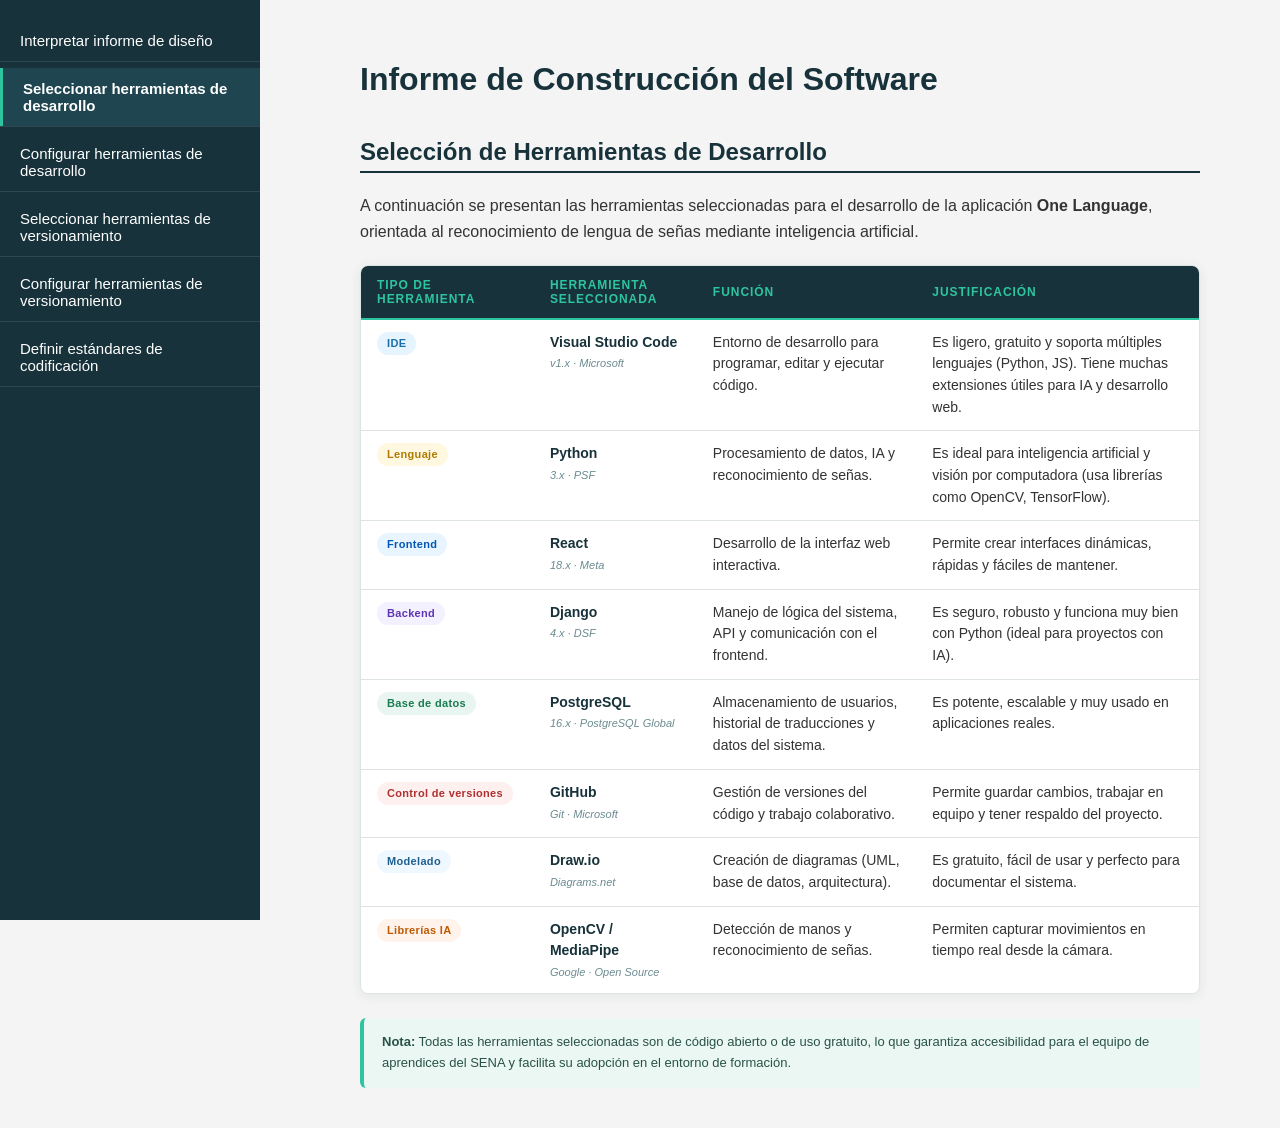
<file: Herramientas_desarrollo.html>
<!DOCTYPE html>
<html lang="es">

<head>
    <meta charset="UTF-8">
    <meta name="viewport" content="width=device-width, initial-scale=1.0">
    <title>Selección de Herramientas de Desarrollo – One Language</title>
    <link rel="stylesheet" href="css/style.css">
</head>

<body>

    <!-- ================= MENU LATERAL ================= -->
<div class="menu">
    <ul>
        <li><a href="Construccion_software.html">Interpretar informe de diseño</a></li>
        <li><a href="Herramientas_desarrollo.html" class="activo">Seleccionar herramientas de desarrollo</a></li>
        <li><a href="Configurar_herramientas.html">Configurar herramientas de desarrollo</a></li>
        <li><a href="#">Seleccionar herramientas de versionamiento</a></li>
        <li><a href="#">Configurar herramientas de versionamiento</a></li>
        <li><a href="#">Definir estándares de codificación</a></li>
    </ul>
</div>


    <!-- ================= CONTENIDO ================= -->
    <div class="Ejercicios">

        <h1>Informe de Construcción del Software</h1>

        <h2>Selección de Herramientas de Desarrollo</h2>

        <p>
            A continuación se presentan las herramientas seleccionadas para el desarrollo
            de la aplicación <strong>One Language</strong>, orientada al reconocimiento de
            lengua de señas mediante inteligencia artificial.
        </p>

        <div class="tabla-wrapper">
            <table class="tabla-herramientas">
                <thead>
                    <tr>
                        <th>Tipo de herramienta</th>
                        <th>Herramienta seleccionada</th>
                        <th>Función</th>
                        <th>Justificación</th>
                    </tr>
                </thead>
                <tbody>
                    <tr>
                        <td><span class="badge badge-ide">IDE</span></td>
                        <td>
                            <div class="tool-name">Visual Studio Code</div>
                            <div class="tool-version">v1.x · Microsoft</div>
                        </td>
                        <td>Entorno de desarrollo para programar, editar y ejecutar código.</td>
                        <td>Es ligero, gratuito y soporta múltiples lenguajes (Python, JS). Tiene muchas extensiones útiles para IA y desarrollo web.</td>
                    </tr>
                    <tr>
                        <td><span class="badge badge-lang">Lenguaje</span></td>
                        <td>
                            <div class="tool-name">Python</div>
                            <div class="tool-version">3.x · PSF</div>
                        </td>
                        <td>Procesamiento de datos, IA y reconocimiento de señas.</td>
                        <td>Es ideal para inteligencia artificial y visión por computadora (usa librerías como OpenCV, TensorFlow).</td>
                    </tr>
                    <tr>
                        <td><span class="badge badge-frontend">Frontend</span></td>
                        <td>
                            <div class="tool-name">React</div>
                            <div class="tool-version">18.x · Meta</div>
                        </td>
                        <td>Desarrollo de la interfaz web interactiva.</td>
                        <td>Permite crear interfaces dinámicas, rápidas y fáciles de mantener.</td>
                    </tr>
                    <tr>
                        <td><span class="badge badge-backend">Backend</span></td>
                        <td>
                            <div class="tool-name">Django</div>
                            <div class="tool-version">4.x · DSF</div>
                        </td>
                        <td>Manejo de lógica del sistema, API y comunicación con el frontend.</td>
                        <td>Es seguro, robusto y funciona muy bien con Python (ideal para proyectos con IA).</td>
                    </tr>
                    <tr>
                        <td><span class="badge badge-db">Base de datos</span></td>
                        <td>
                            <div class="tool-name">PostgreSQL</div>
                            <div class="tool-version">16.x · PostgreSQL Global</div>
                        </td>
                        <td>Almacenamiento de usuarios, historial de traducciones y datos del sistema.</td>
                        <td>Es potente, escalable y muy usado en aplicaciones reales.</td>
                    </tr>
                    <tr>
                        <td><span class="badge badge-version">Control de versiones</span></td>
                        <td>
                            <div class="tool-name">GitHub</div>
                            <div class="tool-version">Git · Microsoft</div>
                        </td>
                        <td>Gestión de versiones del código y trabajo colaborativo.</td>
                        <td>Permite guardar cambios, trabajar en equipo y tener respaldo del proyecto.</td>
                    </tr>
                    <tr>
                        <td><span class="badge badge-modeling">Modelado</span></td>
                        <td>
                            <div class="tool-name">Draw.io</div>
                            <div class="tool-version">Diagrams.net</div>
                        </td>
                        <td>Creación de diagramas (UML, base de datos, arquitectura).</td>
                        <td>Es gratuito, fácil de usar y perfecto para documentar el sistema.</td>
                    </tr>
                    <tr>
                        <td><span class="badge badge-ia">Librerías IA</span></td>
                        <td>
                            <div class="tool-name">OpenCV / MediaPipe</div>
                            <div class="tool-version">Google · Open Source</div>
                        </td>
                        <td>Detección de manos y reconocimiento de señas.</td>
                        <td>Permiten capturar movimientos en tiempo real desde la cámara.</td>
                    </tr>
                </tbody>
            </table>
        </div>

        <div class="nota">
            <strong>Nota:</strong> Todas las herramientas seleccionadas son de código abierto o de uso
            gratuito, lo que garantiza accesibilidad para el equipo de aprendices del SENA y facilita
            su adopción en el entorno de formación.
        </div>

    </div>


    <!-- ================= SCRIPT ================= -->
    <script>

        function toggleMenu() {

            let submenu = document.getElementById("submenuInforme");

            if (submenu.style.display === "block") {
                submenu.style.display = "none";
            } else {
                submenu.style.display = "block";
            }

        }

    </script>

</body>

</html>
</file>
<file: css/style.css>
/* =========================
   ESTILOS GENERALES
========================= */

body {
    margin: 0;
    font-family: Arial, Helvetica, sans-serif;
    background-color: #f4f4f4;
    display: flex;
}


/* =========================
   MENU LATERAL
========================= */

.menu {
    width: 260px;
    height: 100vh;
    background-color: #17323a;
    position: fixed;
    left: 0;
    top: 0;
    padding-top: 20px;
    overflow-y: auto;
}

.menu ul {
    list-style: none;
    padding: 0;
    margin: 0;
}

.menu ul li {
    border-bottom: 1px solid rgba(255, 255, 255, 0.1);
}

.menu ul li a {
    display: block;
    padding: 12px 20px;
    color: white;
    text-decoration: none;
    font-size: 15px;
}

.menu ul li a:hover {
    background-color: #1f4650;
}

.menu ul li a.activo {
    background-color: #1f4650;
    border-left: 3px solid #2fc4a0;
    font-weight: bold;
}


/* =========================
   SUBMENU
========================= */

.submenu > a {
    font-weight: bold;
    background-color: #10272d;
}

.sub-opciones {
    display: none;
    background-color: #17323a;
}

.sub-opciones li a {
    padding-left: 35px;
    font-size: 14px;
}


/* =========================
   CONTENIDO
========================= */

.Ejercicios {
    margin-left: 280px;
    padding: 40px 80px;
    width: calc(100% - 260px);
    box-sizing: border-box;
}


/* =========================
   TITULOS
========================= */

h1 {
    color: #17323a;
}

h2 {
    color: #17323a;
    border-bottom: 2px solid #17323a;
    padding-bottom: 5px;
    margin-top: 40px;
}

h3 {
    margin-top: 25px;
    color: #333;
}


/* =========================
   TEXTO
========================= */

p {
    line-height: 1.6;
    color: #333;
}


/* =========================
   LISTAS
========================= */

ul {
    margin-top: 10px;
    padding-left: 20px;
}

li {
    margin-bottom: 6px;
}


/* =========================
   LINKS
========================= */

a {
    color: #0066cc;
}

a:hover {
    text-decoration: underline;
}


/* =========================
   TABLA DE HERRAMIENTAS
========================= */

.tabla-wrapper {
    overflow-x: auto;
    border-radius: 8px;
    border: 1px solid #dde4e2;
    box-shadow: 0 2px 12px rgba(23, 50, 58, 0.08);
    margin-top: 20px;
}

.tabla-herramientas {
    width: 100%;
    border-collapse: collapse;
    background: #ffffff;
    font-size: 14px;
}

.tabla-herramientas thead {
    background-color: #17323a;
}

.tabla-herramientas thead th {
    padding: 12px 16px;
    text-align: left;
    font-size: 12px;
    font-weight: 600;
    color: #2fc4a0;
    letter-spacing: 0.08em;
    text-transform: uppercase;
    border-bottom: 2px solid #2fc4a0;
}

.tabla-herramientas tbody tr {
    border-bottom: 1px solid #dde4e2;
    transition: background 0.15s;
}

.tabla-herramientas tbody tr:last-child {
    border-bottom: none;
}

.tabla-herramientas tbody tr:hover {
    background-color: #f0faf7;
}

.tabla-herramientas tbody td {
    padding: 12px 16px;
    vertical-align: top;
    color: #333;
    line-height: 1.55;
}

/* Nombre y versión de la herramienta */
.tool-name {
    font-weight: bold;
    font-size: 14px;
    color: #17323a;
    margin-bottom: 2px;
}

.tool-version {
    font-size: 11px;
    color: #6a8a90;
    font-style: italic;
}

/* Badges por tipo de herramienta */
.badge {
    display: inline-block;
    padding: 3px 10px;
    border-radius: 20px;
    font-size: 11px;
    font-weight: 600;
    letter-spacing: 0.03em;
    white-space: nowrap;
}

.badge-ide        { background: #e6f4ff; color: #1a6fa8; }
.badge-lang       { background: #fff8e1; color: #b07a00; }
.badge-frontend   { background: #e8f5ff; color: #0057b8; }
.badge-backend    { background: #f3f0ff; color: #5e35b1; }
.badge-db         { background: #e8f5f0; color: #1b7a50; }
.badge-version    { background: #fff0f0; color: #b03030; }
.badge-modeling   { background: #f0f8ff; color: #1d6090; }
.badge-ia         { background: #fff3ec; color: #c05a00; }


/* =========================
   NOTA / AVISO
========================= */

.nota {
    margin-top: 24px;
    padding: 14px 18px;
    background: #eaf7f3;
    border-left: 4px solid #2fc4a0;
    border-radius: 6px;
    font-size: 13px;
    color: #2a5248;
    line-height: 1.6;
}


/* =========================
   RESPONSIVE
========================= */

@media screen and (max-width: 900px) {
    .menu {
        width: 220px;
    }

    .Ejercicios {
        margin-left: 220px;
        padding: 25px;
    }
}

@media screen and (max-width: 700px) {
    .menu {
        position: relative;
        width: 100%;
        height: auto;
    }

    .Ejercicios {
        margin-left: 0;
    }

    .tabla-herramientas {
        font-size: 12px;
    }

    .tabla-herramientas thead th,
    .tabla-herramientas tbody td {
        padding: 10px 10px;
    }
}
</file>
